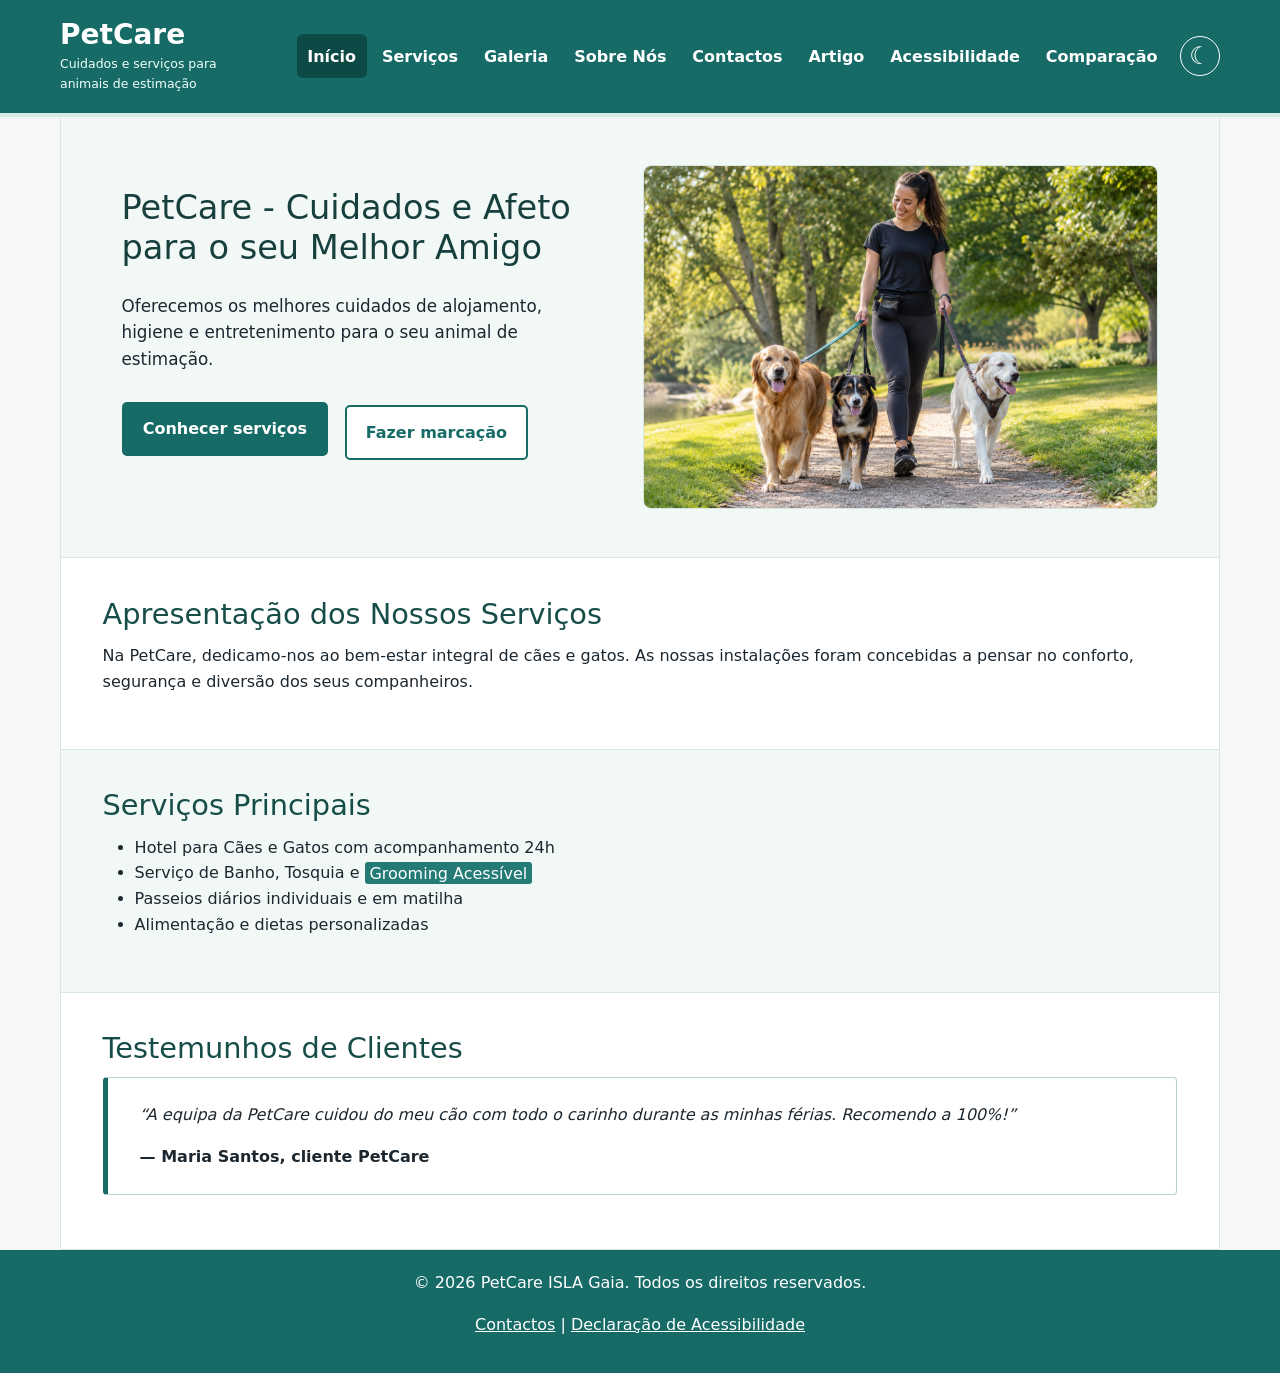
<file: index.html>
<!DOCTYPE html>

<html lang="pt">
    <head>
    <link rel="icon" href="data:,">
        <meta charset="utf-8">
        <meta content="width=device-width, initial-scale=1.0" name="viewport">
        <meta content="PetCare - Serviços de hotelaria, banhos, tosquias e passeios para cães e gatos em Vila Nova de Gaia." name="description">
        <title>Início - PetCare Vila Nova de Gaia</title>
        <!-- Bootstrap 5.3.8 -->
<link
    href="https://cdn.jsdelivr.net/npm/bootstrap@5.3.8/dist/css/bootstrap.min.css"
    rel="stylesheet">

<!-- CSS original do PetCare -->
<link href="style.css" rel="stylesheet">

<!-- Personalizações da E6 -->
<link href="bootstrap-custom.css" rel="stylesheet">
    <link rel="stylesheet" href="e8.css?v=7">
<script src="petcare.js?v=3" defer></script>
</head>
    <body>
        <header class="cabecalho-site">
            <div class="identidade-site">
                <p class="nome-site">PetCare</p>
                <p class="subtitulo-site">Cuidados e serviços para animais de estimação</p>
            </div>

<!-- Botão hambúrguer para dispositivos móveis -->
<button
    class="botao-menu"
    type="button"
    aria-label="Abrir menu de navegação"
    aria-expanded="false"
    aria-controls="menu-principal">
    ☰
</button>

<!-- Menu de navegação principal -->
<nav id="menu-principal" aria-label="Navegação principal">
    <ul>
        <li><a aria-current="page" href="index.html">Início</a></li>
        <li><a href="servicos.html">Serviços</a></li>
        <li><a href="galeria.html">Galeria</a></li>
        <li><a href="sobre.html">Sobre Nós</a></li>
        <li><a href="contactos.html">Contactos</a></li>
        <li><a href="artigo.html">Artigo</a></li>
        <li><a href="acessibilidade.html">Acessibilidade</a></li>
        <li><a href="comparacao.html">Comparação</a></li>
    </ul>
</nav>

        <button type="button" id="tema" aria-pressed="false" hidden>Versão noturna</button>
</header>
        <main class="pagina-inicial pagina-index">
            <section aria-labelledby="titulo-petcare" class="hero-pet">
                <div class="hero-conteudo">
                    <h1 id="titulo-petcare">PetCare - Cuidados e Afeto para o seu Melhor Amigo</h1>
                    <p class="hero-descricao">Oferecemos os melhores cuidados de alojamento, higiene e entretenimento para o seu animal de estimação.</p>
                    <p class="hero-acoes">
                        <a href="servicos.html" class="btn btn-primary">Conhecer serviços</a>
                        <a href="contactos.html">Fazer marcação</a>
                    </p>
                </div>
                <div class="hero-imagem">
                    <img alt="Três cães num passeio num parque verde" height="1024" src="imagens/hero-pet.png" width="1536">
                </div>
            </section>
            <section aria-labelledby="apresentacao">
                <h2 id="apresentacao">Apresentação dos Nossos Serviços</h2>
                <p>Na PetCare, dedicamo-nos ao bem-estar integral de cães e gatos. As nossas instalações foram concebidas a pensar no conforto, segurança e diversão dos seus companheiros.</p>
            </section>
            <section aria-labelledby="principais">
                <h2 id="principais">Serviços Principais</h2>
                <ul>
                    <li>Hotel para Cães e Gatos com acompanhamento 24h</li>
                    <li>Serviço de Banho, Tosquia e <mark>Grooming Acessível</mark></li>
                    <li>Passeios diários individuais e em matilha</li>
                    <li>Alimentação e dietas personalizadas</li>
                </ul>
            </section>
            <section aria-labelledby="testemunhos">
                <h2 id="testemunhos">Testemunhos de Clientes</h2>
                <blockquote class="testemunho-pet">
                    <p>“A equipa da PetCare cuidou do meu cão com todo o carinho durante as minhas férias. Recomendo a 100%!”</p>
                    <footer>— Maria Santos, cliente PetCare</footer>
                </blockquote>
            </section>
        </main>
        <footer>
            <p>© 2026 PetCare ISLA Gaia. Todos os direitos reservados.</p>
            <p>
                <a href="contactos.html">Contactos</a> |
                <a href="acessibilidade.html">Declaração de Acessibilidade</a>
            </p>
        </footer>
     




    </body>
</html>
</file>
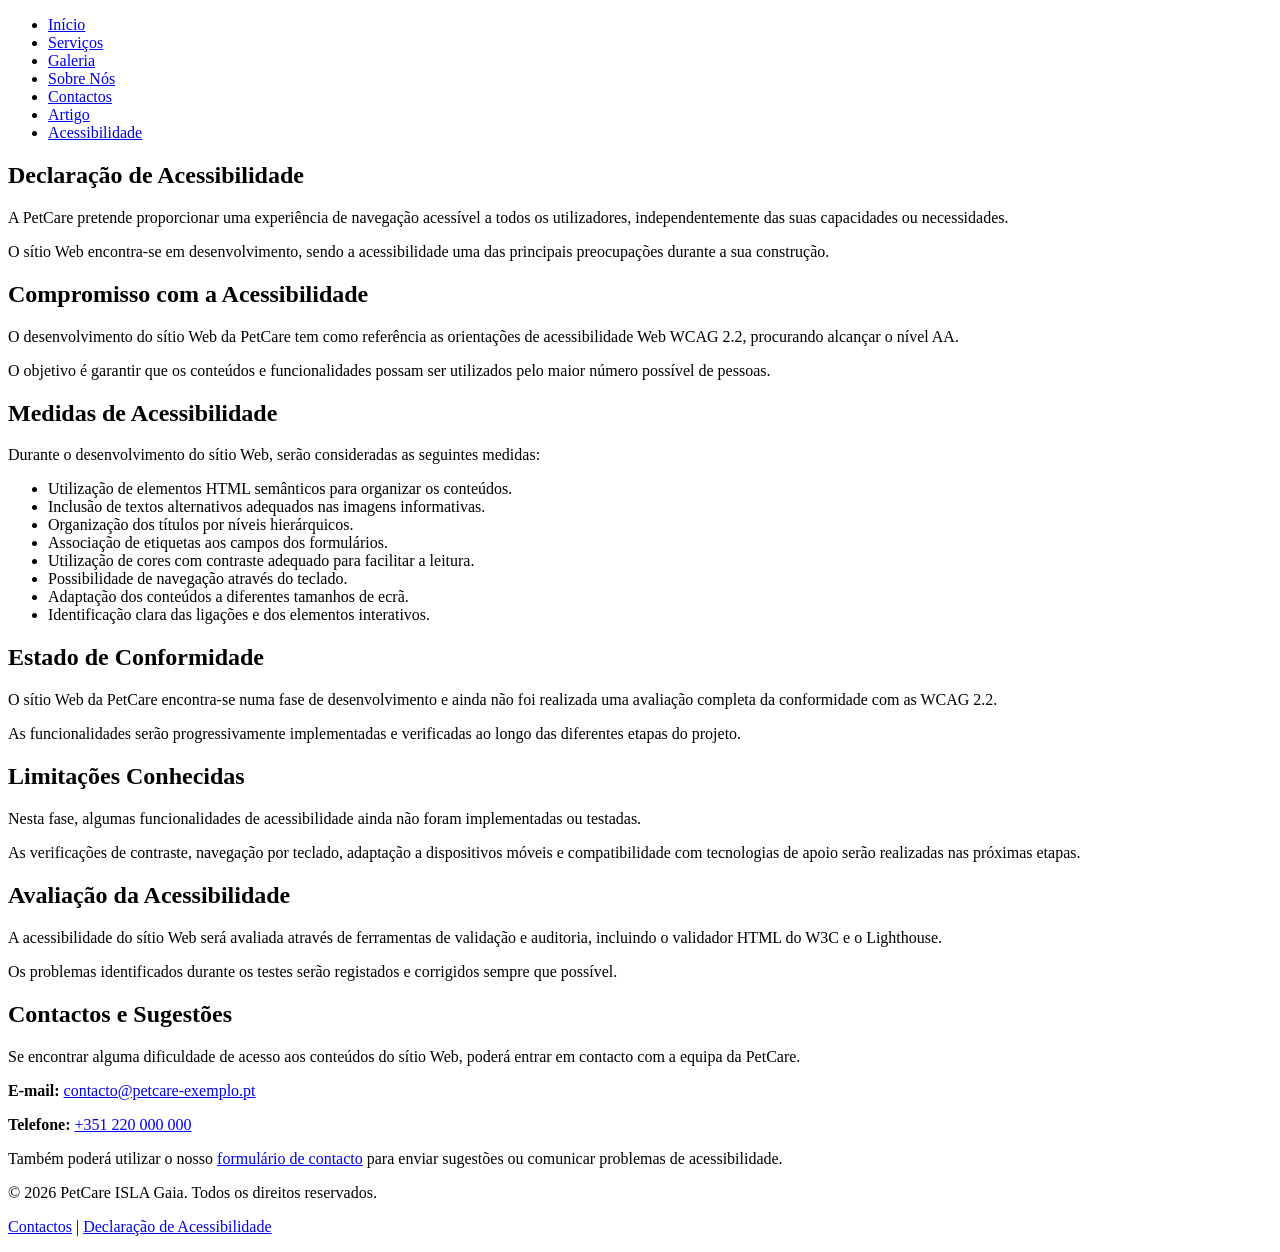
<file: Acessibiliade.html>
<!DOCTYPE html>
<html lang="pt">
<head>
  <meta charset="UTF-8">
  <meta name="viewport" content="width=device-width, initial-scale=1.0">
  <meta name="description" content="Consulte a declaração de acessibilidade do sítio Web da PetCare em Vila Nova de Gaia.">
  <title>Acessibilidade - PetCare Vila Nova de Gaia</title>
</head>
<body>


<header>
  <nav aria-label="Navegação principal">
    <ul>
      <li><a href="index.html">Início</a></li>
      <li><a href="servicos.html">Serviços</a></li>
      <li><a href="galeria.html">Galeria</a></li>
      <li><a href="sobre.html">Sobre Nós</a></li>
      <li><a href="contactos.html">Contactos</a></li>
      <li><a href="artigo.html">Artigo</a></li>
      <li><a href="acessibilidade.html">Acessibilidade</a></li>
    </ul>
  </nav>
</header>

  <main>
    <section>
      <h1>Declaração de Acessibilidade</h1>
      <p>A PetCare pretende proporcionar uma experiência de navegação acessível a todos os utilizadores, independentemente das suas capacidades ou necessidades.</p>
      <p>O sítio Web encontra-se em desenvolvimento, sendo a acessibilidade uma das principais preocupações durante a sua construção.</p>
    </section>

    <section>
      <h2>Compromisso com a Acessibilidade</h2>
      <p>O desenvolvimento do sítio Web da PetCare tem como referência as orientações de acessibilidade Web WCAG 2.2, procurando alcançar o nível AA.</p>
      <p>O objetivo é garantir que os conteúdos e funcionalidades possam ser utilizados pelo maior número possível de pessoas.</p>
    </section>

    <section>
      <h2>Medidas de Acessibilidade</h2>
      <p>Durante o desenvolvimento do sítio Web, serão consideradas as seguintes medidas:</p>

      <ul>
        <li>Utilização de elementos HTML semânticos para organizar os conteúdos.</li>
        <li>Inclusão de textos alternativos adequados nas imagens informativas.</li>
        <li>Organização dos títulos por níveis hierárquicos.</li>
        <li>Associação de etiquetas aos campos dos formulários.</li>
        <li>Utilização de cores com contraste adequado para facilitar a leitura.</li>
        <li>Possibilidade de navegação através do teclado.</li>
        <li>Adaptação dos conteúdos a diferentes tamanhos de ecrã.</li>
        <li>Identificação clara das ligações e dos elementos interativos.</li>
      </ul>
    </section>

    <section>
      <h2>Estado de Conformidade</h2>
      <p>O sítio Web da PetCare encontra-se numa fase de desenvolvimento e ainda não foi realizada uma avaliação completa da conformidade com as WCAG 2.2.</p>
      <p>As funcionalidades serão progressivamente implementadas e verificadas ao longo das diferentes etapas do projeto.</p>
    </section>

    <section>
      <h2>Limitações Conhecidas</h2>
      <p>Nesta fase, algumas funcionalidades de acessibilidade ainda não foram implementadas ou testadas.</p>
      <p>As verificações de contraste, navegação por teclado, adaptação a dispositivos móveis e compatibilidade com tecnologias de apoio serão realizadas nas próximas etapas.</p>
    </section>

    <section>
      <h2>Avaliação da Acessibilidade</h2>
      <p>A acessibilidade do sítio Web será avaliada através de ferramentas de validação e auditoria, incluindo o validador HTML do W3C e o Lighthouse.</p>
      <p>Os problemas identificados durante os testes serão registados e corrigidos sempre que possível.</p>
    </section>

    <section>
      <h2>Contactos e Sugestões</h2>
      <p>Se encontrar alguma dificuldade de acesso aos conteúdos do sítio Web, poderá entrar em contacto com a equipa da PetCare.</p>
      <p><strong>E-mail:</strong> <a href="mailto:contacto@petcare-exemplo.pt">contacto@petcare-exemplo.pt</a></p>
      <p><strong>Telefone:</strong> <a href="tel:+351220000000">+351 220 000 000</a></p>
      <p>Também poderá utilizar o nosso <a href="contactos.html">formulário de contacto</a> para enviar sugestões ou comunicar problemas de acessibilidade.</p>
    </section>

  </main>


<footer>
  <p>&copy; 2026 PetCare ISLA Gaia. Todos os direitos reservados.</p>
  <p>
    <a href="contactos.html">Contactos</a> |
    <a href="acessibilidade.html">Declaração de Acessibilidade</a>
  </p>
</footer>


</body>
</html>
</file>
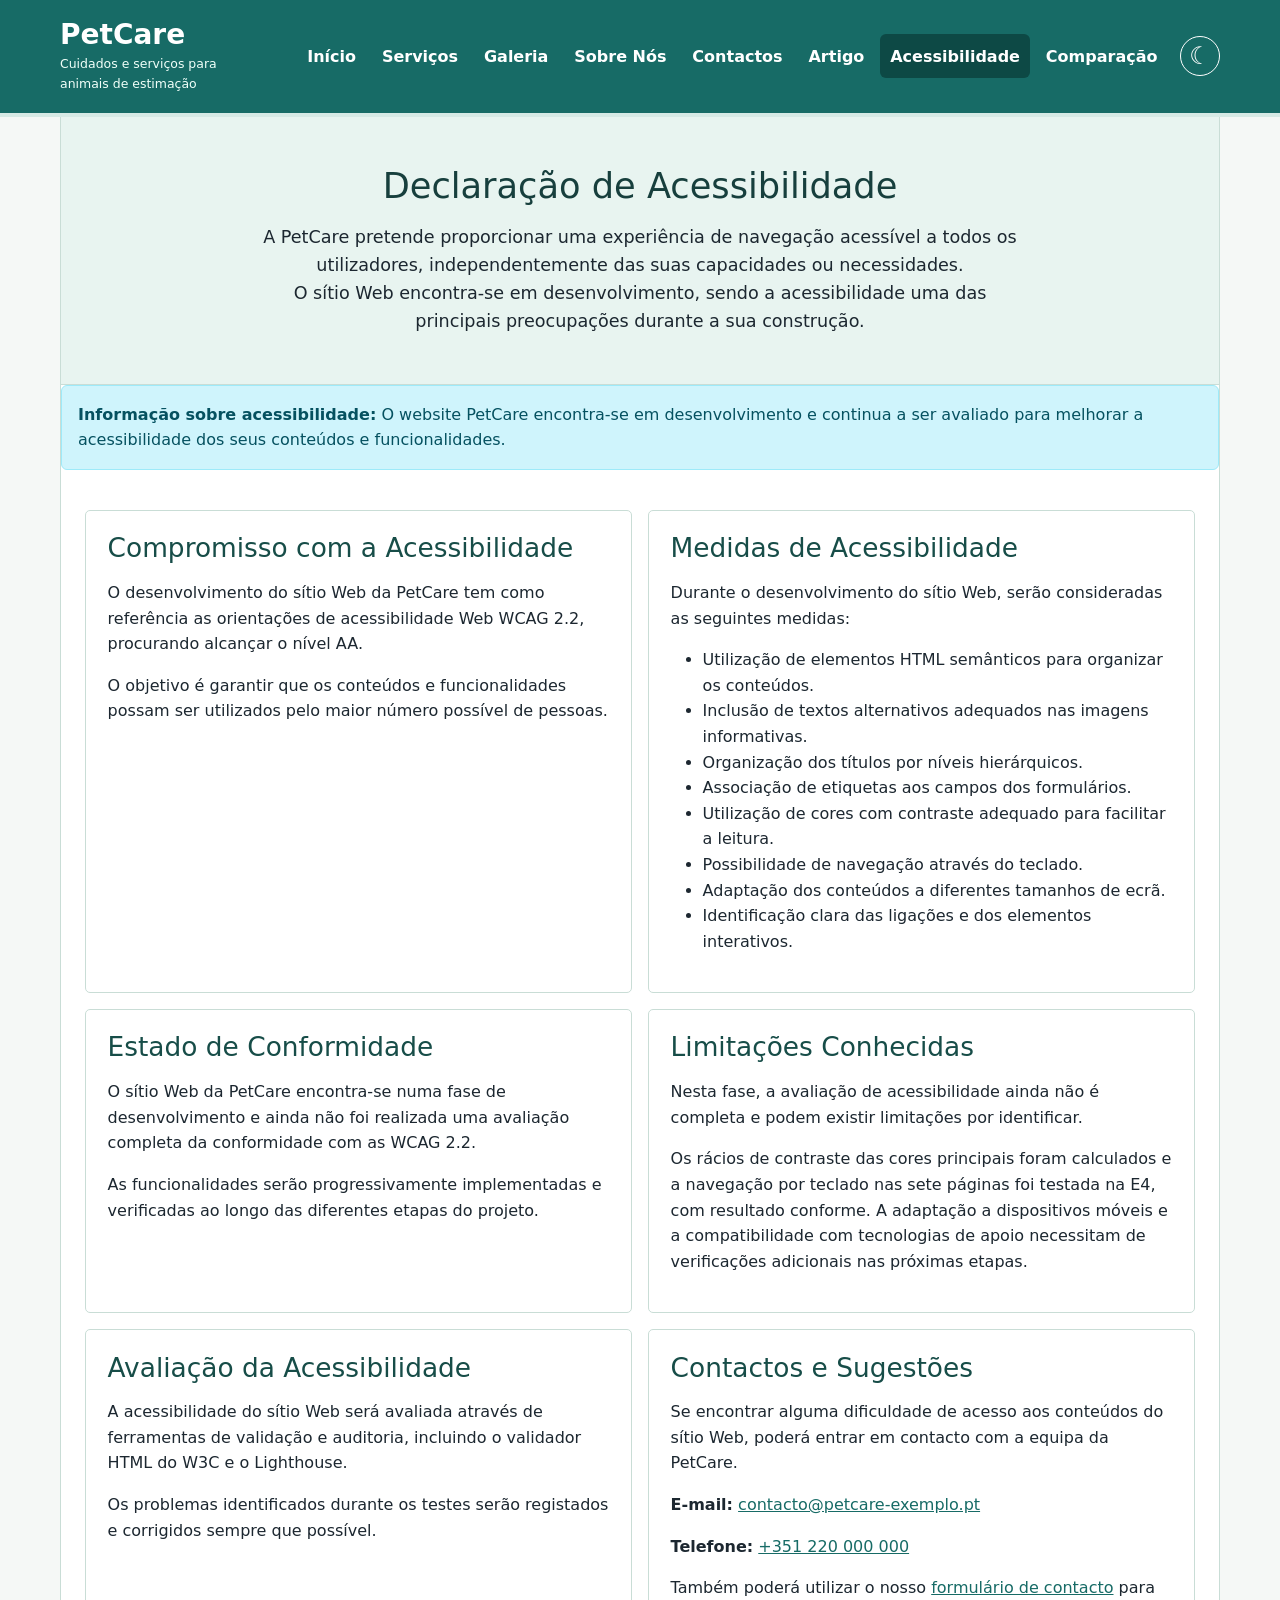
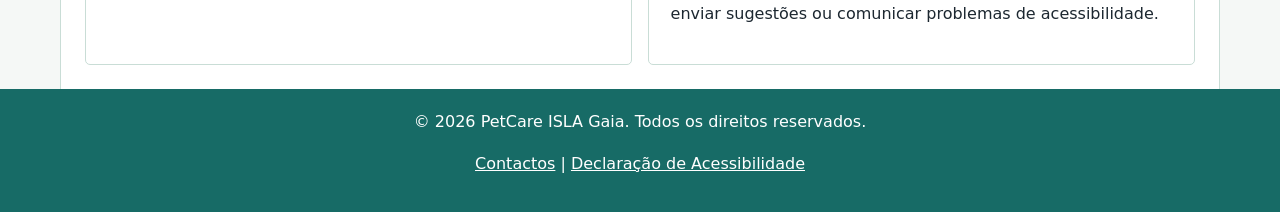
<file: acessibilidade.html>
<!DOCTYPE html>

<html lang="pt">
    <head>
    <link rel="icon" href="data:,">
        <meta charset="utf-8">
        <meta content="width=device-width, initial-scale=1.0" name="viewport">
        <meta content="Consulte a declaração de acessibilidade do sítio Web da PetCare em Vila Nova de Gaia." name="description">
        <title>Acessibilidade - PetCare Vila Nova de Gaia</title>
            <!-- Bootstrap 5.3.8 -->
    <link
        href="https://cdn.jsdelivr.net/npm/bootstrap@5.3.8/dist/css/bootstrap.min.css"
        rel="stylesheet">
    
    <!-- CSS original do PetCare -->
    <link href="style.css" rel="stylesheet">
    
    <!-- Personalizações da E6 -->
    <link href="bootstrap-custom.css" rel="stylesheet">
        <link rel="stylesheet" href="e8.css?v=7">
<script src="petcare.js?v=3" defer></script>
</head>
        <body>
            <header class="cabecalho-site">
                <div class="identidade-site">
                    <p class="nome-site">PetCare</p>
                    <p class="subtitulo-site">Cuidados e serviços para animais de estimação</p>
                </div>
            
    <!-- Botão hambúrguer para dispositivos móveis -->
    <button
        class="botao-menu"
        type="button"
        aria-label="Abrir menu de navegação"
        aria-expanded="false"
        aria-controls="menu-principal">
        ☰
    </button>
    
    <!-- Menu de navegação principal -->
    <nav id="menu-principal" aria-label="Navegação principal">
        <ul>
            <li><a href="index.html">Início</a></li>
            <li><a href="servicos.html">Serviços</a></li>
            <li><a href="galeria.html">Galeria</a></li>
            <li><a href="sobre.html">Sobre Nós</a></li>
            <li><a href="contactos.html">Contactos</a></li>
            <li><a href="artigo.html">Artigo</a></li>
            <li><a aria-current="page" href="acessibilidade.html">Acessibilidade</a></li>
            <li><a href="comparacao.html">Comparação</a></li>
        </ul>
    </nav>

        <button type="button" id="tema" aria-pressed="false" hidden>Versão noturna</button>
</header>
        <main class="pagina-acessibilidade">
            <section class="cabecalho-pagina">
                <h1>Declaração de Acessibilidade</h1>
                <p>A PetCare pretende proporcionar uma experiência de navegação acessível a todos os utilizadores, independentemente das suas capacidades ou necessidades.</p>
                <p>O sítio Web encontra-se em desenvolvimento, sendo a acessibilidade uma das principais preocupações durante a sua construção.</p>
            </section>
                    <!-- E6 - Componente Alert do Bootstrap -->
        <div class="alert alert-info" role="status">
            <strong>Informação sobre acessibilidade:</strong>
            O website PetCare encontra-se em desenvolvimento e
            continua a ser avaliado para melhorar a acessibilidade
            dos seus conteúdos e funcionalidades.
        </div>
            <div class="cartoes-acessibilidade">
                <section class="cartao-acessibilidade">
                    <h2>Compromisso com a Acessibilidade</h2>
                    <p>O desenvolvimento do sítio Web da PetCare tem como referência as orientações de acessibilidade Web WCAG 2.2, procurando alcançar o nível AA.</p>
                    <p>O objetivo é garantir que os conteúdos e funcionalidades possam ser utilizados pelo maior número possível de pessoas.</p>
                </section>
                <section class="cartao-acessibilidade">
                    <h2>Medidas de Acessibilidade</h2>
                    <p>Durante o desenvolvimento do sítio Web, serão consideradas as seguintes medidas:</p>
                    <ul>
                        <li>Utilização de elementos HTML semânticos para organizar os conteúdos.</li>
                        <li>Inclusão de textos alternativos adequados nas imagens informativas.</li>
                        <li>Organização dos títulos por níveis hierárquicos.</li>
                        <li>Associação de etiquetas aos campos dos formulários.</li>
                        <li>Utilização de cores com contraste adequado para facilitar a leitura.</li>
                        <li>Possibilidade de navegação através do teclado.</li>
                        <li>Adaptação dos conteúdos a diferentes tamanhos de ecrã.</li>
                        <li>Identificação clara das ligações e dos elementos interativos.</li>
                    </ul>
                </section>
                <section class="cartao-acessibilidade">
                    <h2>Estado de Conformidade</h2>
                    <p>O sítio Web da PetCare encontra-se numa fase de desenvolvimento e ainda não foi realizada uma avaliação completa da conformidade com as WCAG 2.2.</p>
                    <p>As funcionalidades serão progressivamente implementadas e verificadas ao longo das diferentes etapas do projeto.</p>
                </section>
                <section class="cartao-acessibilidade">
                    <h2>Limitações Conhecidas</h2>
                    <p>Nesta fase, a avaliação de acessibilidade ainda não é completa e podem existir limitações por identificar.</p>
                    <p>
                        Os rácios de contraste das cores principais foram calculados e a navegação por teclado nas sete páginas foi testada na E4, com resultado conforme. A adaptação a dispositivos móveis e a compatibilidade com tecnologias de apoio necessitam de verificações adicionais nas próximas etapas.
                    </p>
                </section>
                <section class="cartao-acessibilidade">
                    <h2>Avaliação da Acessibilidade</h2>
                    <p>A acessibilidade do sítio Web será avaliada através de ferramentas de validação e auditoria, incluindo o validador HTML do W3C e o Lighthouse.</p>
                    <p>Os problemas identificados durante os testes serão registados e corrigidos sempre que possível.</p>
                </section>
                <section class="cartao-acessibilidade">
                    <h2>Contactos e Sugestões</h2>
                    <p>Se encontrar alguma dificuldade de acesso aos conteúdos do sítio Web, poderá entrar em contacto com a equipa da PetCare.</p>
                    <p> <strong>E-mail:</strong> <a href="mailto:contacto@petcare-exemplo.pt">contacto@petcare-exemplo.pt</a> </p>
                    <p> <strong>Telefone:</strong> <a href="tel:+351220000000">+351 220 000 000</a> </p>
                    <p>
                        Também poderá utilizar o nosso
                        <a href="contactos.html">formulário de contacto</a>
                        para enviar sugestões ou comunicar problemas de acessibilidade.
                    </p>
                </section>
            </div>
        </main>
        <footer>
            <p>© 2026 PetCare ISLA Gaia. Todos os direitos reservados.</p>
            <p> <a href="contactos.html">Contactos</a> | <a href="acessibilidade.html">Declaração de Acessibilidade</a> </p>
        </footer>
        


    </body>
</html>
</file>
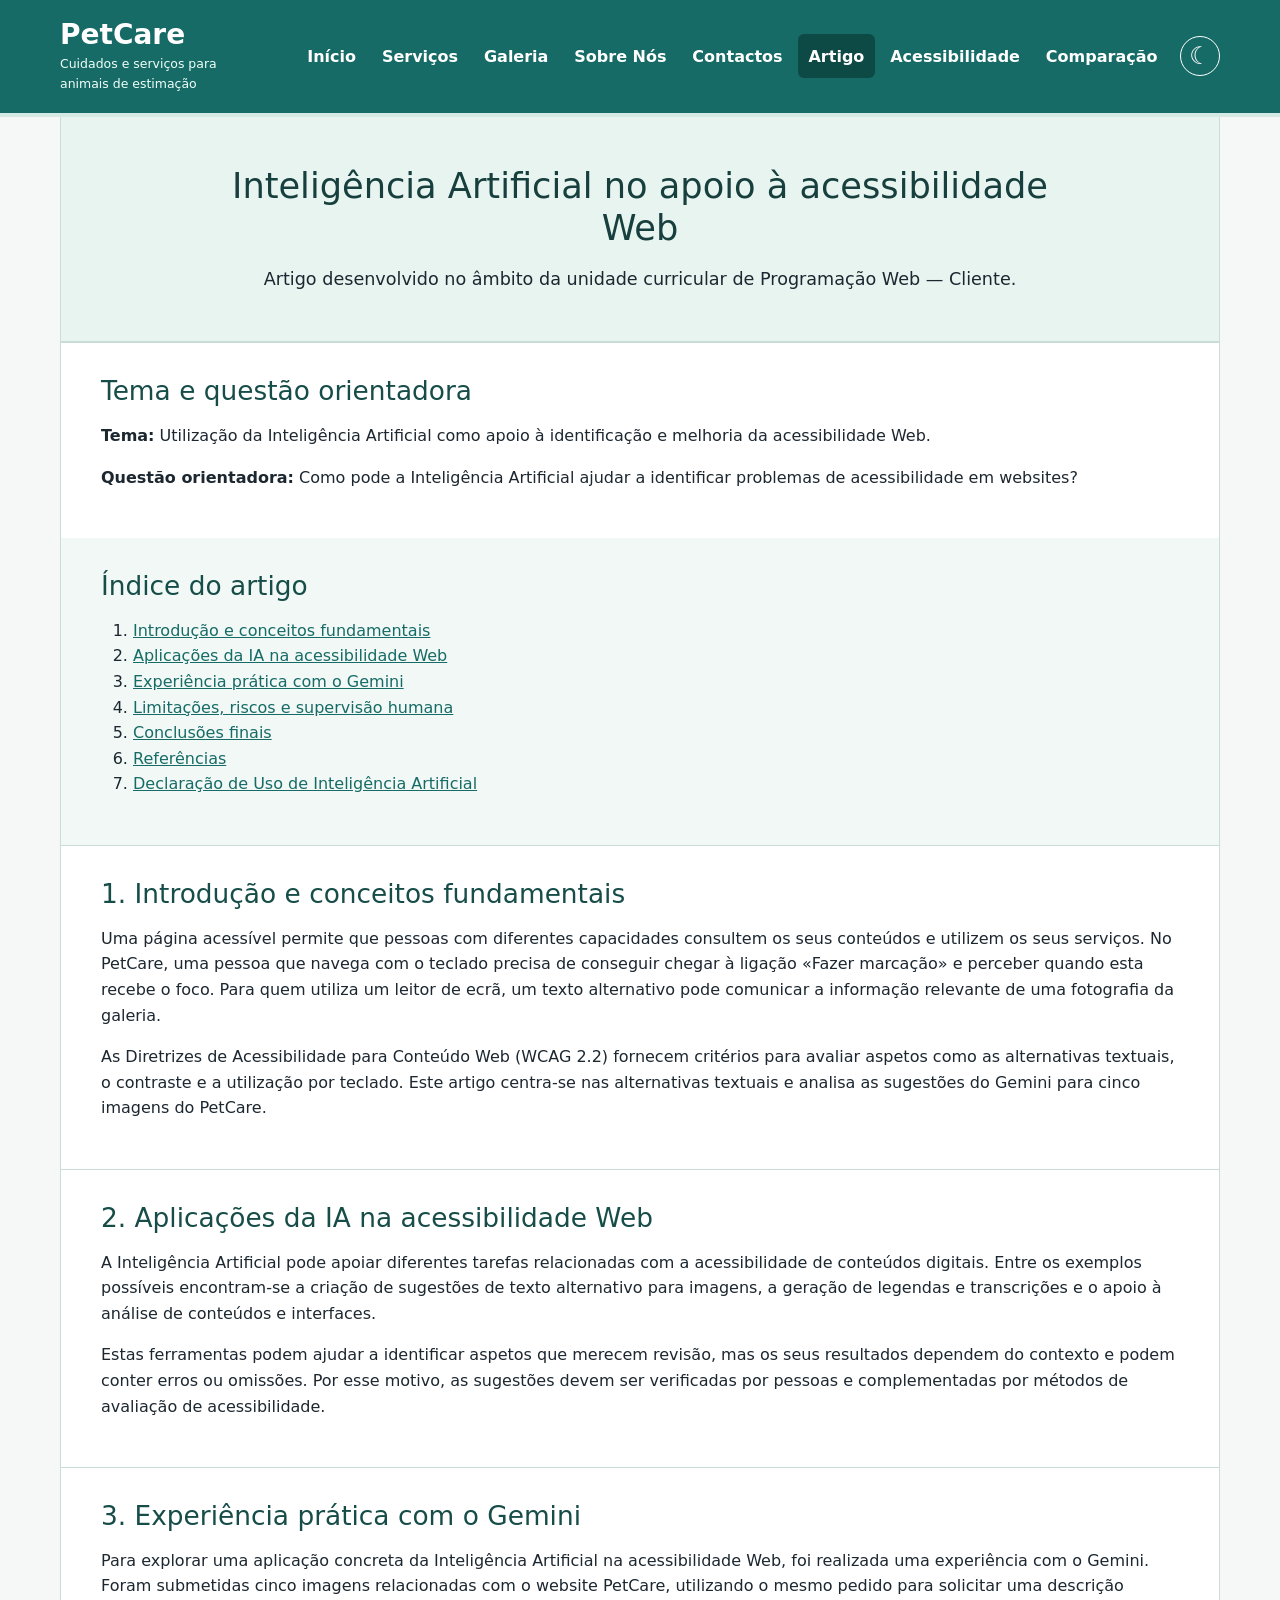
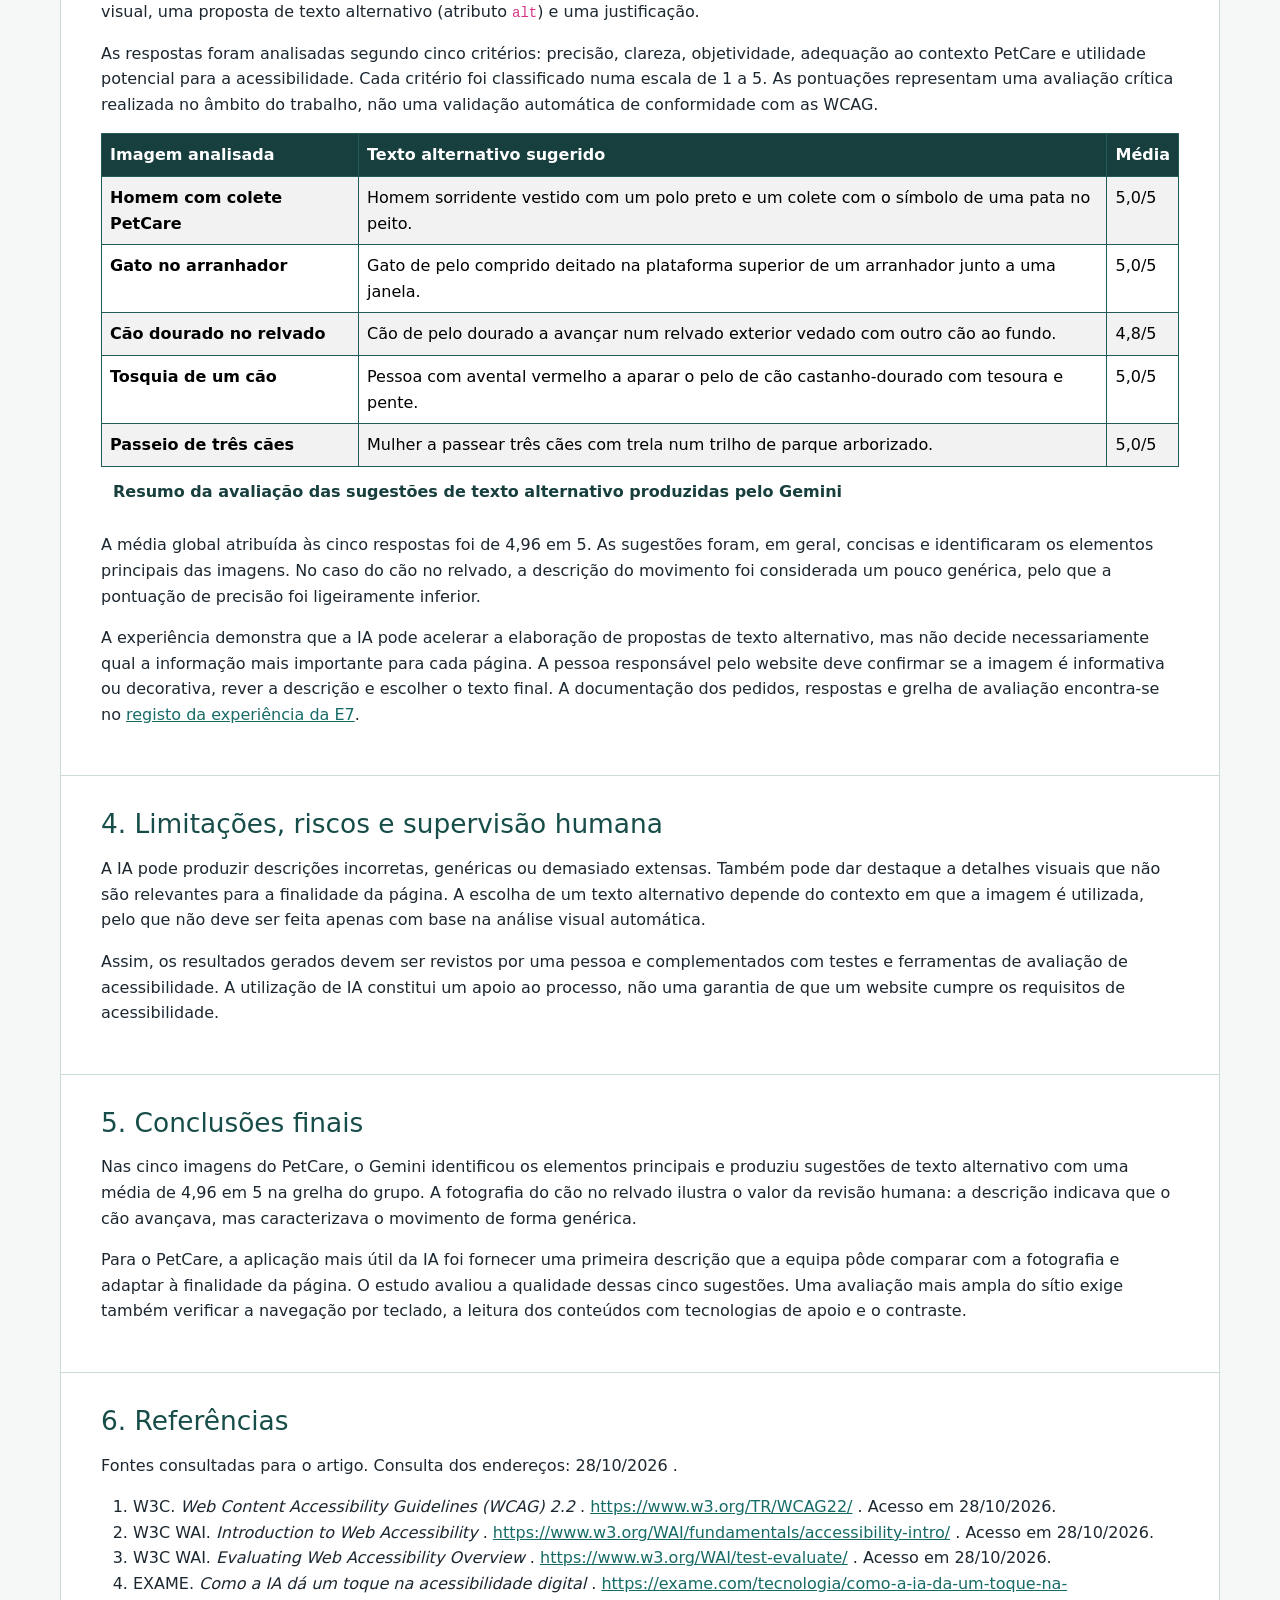
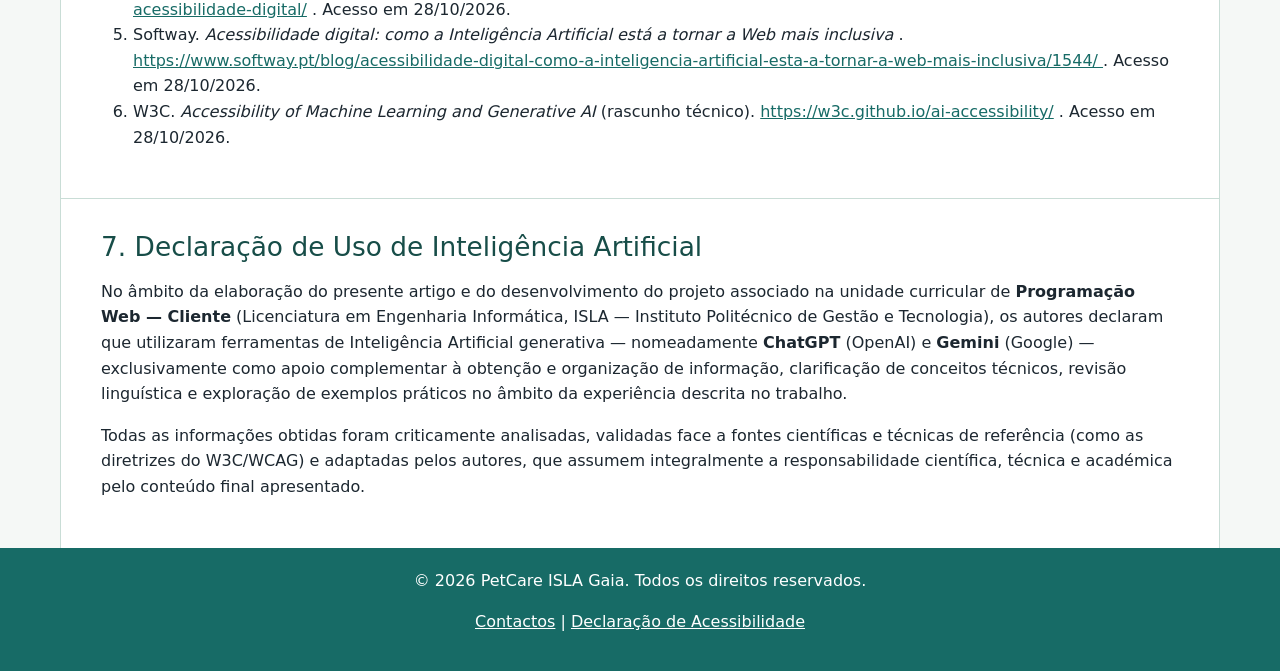
<file: artigo.html>
<!DOCTYPE html>

<html lang="pt">
    <head>
    <link rel="icon" href="data:,">
        <meta charset="utf-8">
        <meta content="width=device-width, initial-scale=1.0" name="viewport">
        <meta content="Artigo da PetCare sobre os contributos da Inteligência Artificial para a acessibilidade Web." name="description">
        <title>Artigo - PetCare Vila Nova de Gaia</title>
        <!-- Bootstrap 5.3.8 -->
        <link href="https://cdn.jsdelivr.net/npm/bootstrap@5.3.8/dist/css/bootstrap.min.css" rel="stylesheet">
        <!-- CSS original do PetCare -->
        <link href="style.css" rel="stylesheet">
        <!-- Personalizações do projeto -->
        <link href="bootstrap-custom.css" rel="stylesheet">
    <link rel="stylesheet" href="e8.css?v=7">
<script src="petcare.js?v=3" defer></script>
</head>
    <body>
        <header class="cabecalho-site">
            <div class="identidade-site">
                <p class="nome-site">PetCare</p>
                <p class="subtitulo-site">Cuidados e serviços para animais de estimação</p>
            </div>
            
            <button
                class="botao-menu"
                type="button"
                aria-label="Abrir menu de navegação"
                aria-expanded="false"
                aria-controls="menu-principal">
                ☰
            </button>

   
           <nav id="menu-principal" aria-label="Navegação principal">
                <ul>
                    <li><a href="index.html">Início</a></li>
                    <li><a href="servicos.html">Serviços</a></li>
                    <li><a href="galeria.html">Galeria</a></li>
                    <li><a href="sobre.html">Sobre Nós</a></li>
                    <li><a href="contactos.html">Contactos</a></li>
                    <li><a aria-current="page" href="artigo.html">Artigo</a></li>
                    <li><a href="acessibilidade.html">Acessibilidade</a></li>
                    <li><a href="comparacao.html">Comparação</a></li>
                </ul>
            </nav>
        <button type="button" id="tema" aria-pressed="false" hidden>Versão noturna</button>
</header>
        <main class="pagina-artigo">
            <article>
                <header class="cabecalho-pagina">
                    <h1>Inteligência Artificial no apoio à acessibilidade Web</h1>
                    <p>Artigo desenvolvido no âmbito da unidade curricular de Programação Web — Cliente.</p>
                </header>
                <section aria-labelledby="tema-artigo">
                    <h2 id="tema-artigo">Tema e questão orientadora</h2>
                    <p><strong>Tema:</strong> Utilização da Inteligência Artificial como apoio à identificação e melhoria da acessibilidade Web.</p>
                    <p>
                        <strong>Questão orientadora:</strong>
                        Como pode a Inteligência Artificial ajudar a identificar problemas de acessibilidade em websites?
                    </p>
                </section>
                <nav aria-label="Índice do artigo">
                    <h2>Índice do artigo</h2>
                    <ol>
                        <li><a href="#introducao">Introdução e conceitos fundamentais</a></li>
                        <li><a href="#aplicacoes">Aplicações da IA na acessibilidade Web</a></li>
                        <li><a href="#experiencia-ia">Experiência prática com o Gemini</a></li>
                        <li><a href="#limites">Limitações, riscos e supervisão humana</a></li>
                        <li><a href="#conclusoes">Conclusões finais</a></li>
                        <li><a href="#referencias">Referências</a></li>
                        <li><a href="#declaracao-ia">Declaração de Uso de Inteligência Artificial</a></li>
                    </ol>
                </nav>
                <section id="introducao">
                    <h2>1. Introdução e conceitos fundamentais</h2>
                    <p>Uma página acessível permite que pessoas com diferentes capacidades consultem os seus conteúdos e utilizem os seus serviços. No PetCare, uma pessoa que navega com o teclado precisa de conseguir chegar à ligação «Fazer marcação» e perceber quando esta recebe o foco. Para quem utiliza um leitor de ecrã, um texto alternativo pode comunicar a informação relevante de uma fotografia da galeria.</p>
                    <p>As Diretrizes de Acessibilidade para Conteúdo Web (WCAG 2.2) fornecem critérios para avaliar aspetos como as alternativas textuais, o contraste e a utilização por teclado. Este artigo centra-se nas alternativas textuais e analisa as sugestões do Gemini para cinco imagens do PetCare.</p>
                </section>
                <section id="aplicacoes">
                    <h2>2. Aplicações da IA na acessibilidade Web</h2>
                    <p>A Inteligência Artificial pode apoiar diferentes tarefas relacionadas com a acessibilidade de conteúdos digitais. Entre os exemplos possíveis encontram-se a criação de sugestões de texto alternativo para imagens, a geração de legendas e transcrições e o apoio à análise de conteúdos e interfaces.</p>
                    <p>Estas ferramentas podem ajudar a identificar aspetos que merecem revisão, mas os seus resultados dependem do contexto e podem conter erros ou omissões. Por esse motivo, as sugestões devem ser verificadas por pessoas e complementadas por métodos de avaliação de acessibilidade.</p>
                </section>
                <section id="experiencia-ia" aria-labelledby="titulo-experiencia-ia">
                    <h2 id="titulo-experiencia-ia">3. Experiência prática com o Gemini</h2>
                    <p>Para explorar uma aplicação concreta da Inteligência Artificial na acessibilidade Web, foi realizada uma experiência com o Gemini. Foram submetidas cinco imagens relacionadas com o website PetCare, utilizando o mesmo pedido para solicitar uma descrição visual, uma proposta de texto alternativo (atributo <code>alt</code>) e uma justificação.</p>
                    <p>As respostas foram analisadas segundo cinco critérios: precisão, clareza, objetividade, adequação ao contexto PetCare e utilidade potencial para a acessibilidade. Cada critério foi classificado numa escala de 1 a 5. As pontuações representam uma avaliação crítica realizada no âmbito do trabalho, não uma validação automática de conformidade com as WCAG.</p>
                    <div class="tabela-responsiva">
                        <table class="table table-striped">
                            <caption>Resumo da avaliação das sugestões de texto alternativo produzidas pelo Gemini</caption>
                            <thead>
                                <tr>
                                    <th scope="col">Imagem analisada</th>
                                    <th scope="col">Texto alternativo sugerido</th>
                                    <th scope="col">Média</th>
                                </tr>
                            </thead>
                            <tbody>
                                <tr>
                                    <th scope="row">Homem com colete PetCare</th>
                                    <td>Homem sorridente vestido com um polo preto e um colete com o símbolo de uma pata no peito.</td>
                                    <td>5,0/5</td>
                                </tr>
                                <tr>
                                    <th scope="row">Gato no arranhador</th>
                                    <td>Gato de pelo comprido deitado na plataforma superior de um arranhador junto a uma janela.</td>
                                    <td>5,0/5</td>
                                </tr>
                                <tr>
                                    <th scope="row">Cão dourado no relvado</th>
                                    <td>Cão de pelo dourado a avançar num relvado exterior vedado com outro cão ao fundo.</td>
                                    <td>4,8/5</td>
                                </tr>
                                <tr>
                                    <th scope="row">Tosquia de um cão</th>
                                    <td>Pessoa com avental vermelho a aparar o pelo de cão castanho-dourado com tesoura e pente.</td>
                                    <td>5,0/5</td>
                                </tr>
                                <tr>
                                    <th scope="row">Passeio de três cães</th>
                                    <td>Mulher a passear três cães com trela num trilho de parque arborizado.</td>
                                    <td>5,0/5</td>
                                </tr>
                            </tbody>
                        </table>
                    </div>
                    <p>A média global atribuída às cinco respostas foi de 4,96 em 5. As sugestões foram, em geral, concisas e identificaram os elementos principais das imagens. No caso do cão no relvado, a descrição do movimento foi considerada um pouco genérica, pelo que a pontuação de precisão foi ligeiramente inferior.</p>
                    <p>A experiência demonstra que a IA pode acelerar a elaboração de propostas de texto alternativo, mas não decide necessariamente qual a informação mais importante para cada página. A pessoa responsável pelo website deve confirmar se a imagem é informativa ou decorativa, rever a descrição e escolher o texto final. A documentação dos pedidos, respostas e grelha de avaliação encontra-se no <a href="docs/E7/experiencia-ia/relat%C3%B3rio-experiencia-ia.md">registo da experiência da E7</a>.</p>
                </section>
                <section id="limites">
                    <h2>4. Limitações, riscos e supervisão humana</h2>
                    <p>A IA pode produzir descrições incorretas, genéricas ou demasiado extensas. Também pode dar destaque a detalhes visuais que não são relevantes para a finalidade da página. A escolha de um texto alternativo depende do contexto em que a imagem é utilizada, pelo que não deve ser feita apenas com base na análise visual automática.</p>
                    <p>Assim, os resultados gerados devem ser revistos por uma pessoa e complementados com testes e ferramentas de avaliação de acessibilidade. A utilização de IA constitui um apoio ao processo, não uma garantia de que um website cumpre os requisitos de acessibilidade.</p>
                </section>
                <section id="conclusoes">
                    <h2>5. Conclusões finais</h2>
                    <p>Nas cinco imagens do PetCare, o Gemini identificou os elementos principais e produziu sugestões de texto alternativo com uma média de 4,96 em 5 na grelha do grupo. A fotografia do cão no relvado ilustra o valor da revisão humana: a descrição indicava que o cão avançava, mas caracterizava o movimento de forma genérica.</p>
                    <p>Para o PetCare, a aplicação mais útil da IA foi fornecer uma primeira descrição que a equipa pôde comparar com a fotografia e adaptar à finalidade da página. O estudo avaliou a qualidade dessas cinco sugestões. Uma avaliação mais ampla do sítio exige também verificar a navegação por teclado, a leitura dos conteúdos com tecnologias de apoio e o contraste.</p>
                </section>
                <section id="referencias">
                    <h2>6. Referências</h2>
                    <p> Fontes consultadas para o artigo. Consulta dos endereços: <time datetime="2026-10-28">28/10/2026</time> . </p>
                    <ol>
                        <li>
                            W3C.
                            <cite>Web Content Accessibility Guidelines (WCAG) 2.2</cite>
                            .
                            <a href="https://www.w3.org/TR/WCAG22/">https://www.w3.org/TR/WCAG22/</a>
                            . Acesso em 28/10/2026.
                        </li>
                        <li>
                            W3C WAI.
                            <cite>Introduction to Web Accessibility</cite>
                            .
                            <a href="https://www.w3.org/WAI/fundamentals/accessibility-intro/">https://www.w3.org/WAI/fundamentals/accessibility-intro/</a>
                            . Acesso em 28/10/2026.
                        </li>
                        <li>
                            W3C WAI.
                            <cite>Evaluating Web Accessibility Overview</cite>
                            .
                            <a href="https://www.w3.org/WAI/test-evaluate/">https://www.w3.org/WAI/test-evaluate/</a>
                            . Acesso em 28/10/2026.
                        </li>
                        <li>
                            EXAME.
                            <cite>Como a IA dá um toque na acessibilidade digital</cite>
                            .
                            <a href="https://exame.com/tecnologia/como-a-ia-da-um-toque-na-acessibilidade-digital/">https://exame.com/tecnologia/como-a-ia-da-um-toque-na-acessibilidade-digital/</a>
                            . Acesso em 28/10/2026.
                        </li>
                        <li>
                            Softway.
                            <cite>Acessibilidade digital: como a Inteligência Artificial está a tornar a Web mais inclusiva</cite>
                            .
                            <a href="https://www.softway.pt/blog/acessibilidade-digital-como-a-inteligencia-artificial-esta-a-tornar-a-web-mais-inclusiva/1544/">
                                https://www.softway.pt/blog/acessibilidade-digital-como-a-inteligencia-artificial-esta-a-tornar-a-web-mais-inclusiva/1544/
                            </a>
                            . Acesso em 28/10/2026.
                        </li>
                        <li>
                            W3C.
                            <cite>Accessibility of Machine Learning and Generative AI</cite>
                            (rascunho técnico).
                            <a href="https://w3c.github.io/ai-accessibility/">https://w3c.github.io/ai-accessibility/</a>
                            . Acesso em 28/10/2026.
                        </li>
                    </ol>
                </section>
            <section id="declaracao-ia">
            <h2>7. Declaração de Uso de Inteligência Artificial</h2>

            <p>
                No âmbito da elaboração do presente artigo e do desenvolvimento 
                do projeto associado na unidade curricular de 
                <strong>Programação Web — Cliente</strong> (Licenciatura em 
                Engenharia Informática, ISLA — Instituto Politécnico de Gestão 
                e Tecnologia), os autores declaram que utilizaram ferramentas 
                de Inteligência Artificial generativa — nomeadamente 
                <strong>ChatGPT</strong> (OpenAI) e <strong>Gemini</strong> 
                (Google) — exclusivamente como apoio complementar à obtenção 
                e organização de informação, clarificação de conceitos técnicos, 
                revisão linguística e exploração de exemplos práticos no âmbito 
                da experiência descrita no trabalho.
            </p>

            <p>
                Todas as informações obtidas foram criticamente analisadas, 
                validadas face a fontes científicas e técnicas de referência 
                (como as diretrizes do W3C/WCAG) e adaptadas pelos autores, 
                que assumem integralmente a responsabilidade científica, técnica 
                e académica pelo conteúdo final apresentado.
            </p>
        </section>
            </article>
        </main>
        <footer>
            <p>© 2026 PetCare ISLA Gaia. Todos os direitos reservados.</p>
            <p> <a href="contactos.html">Contactos</a> | <a href="acessibilidade.html">Declaração de Acessibilidade</a> </p>
        </footer>

        
    </body>
</html>
</file>
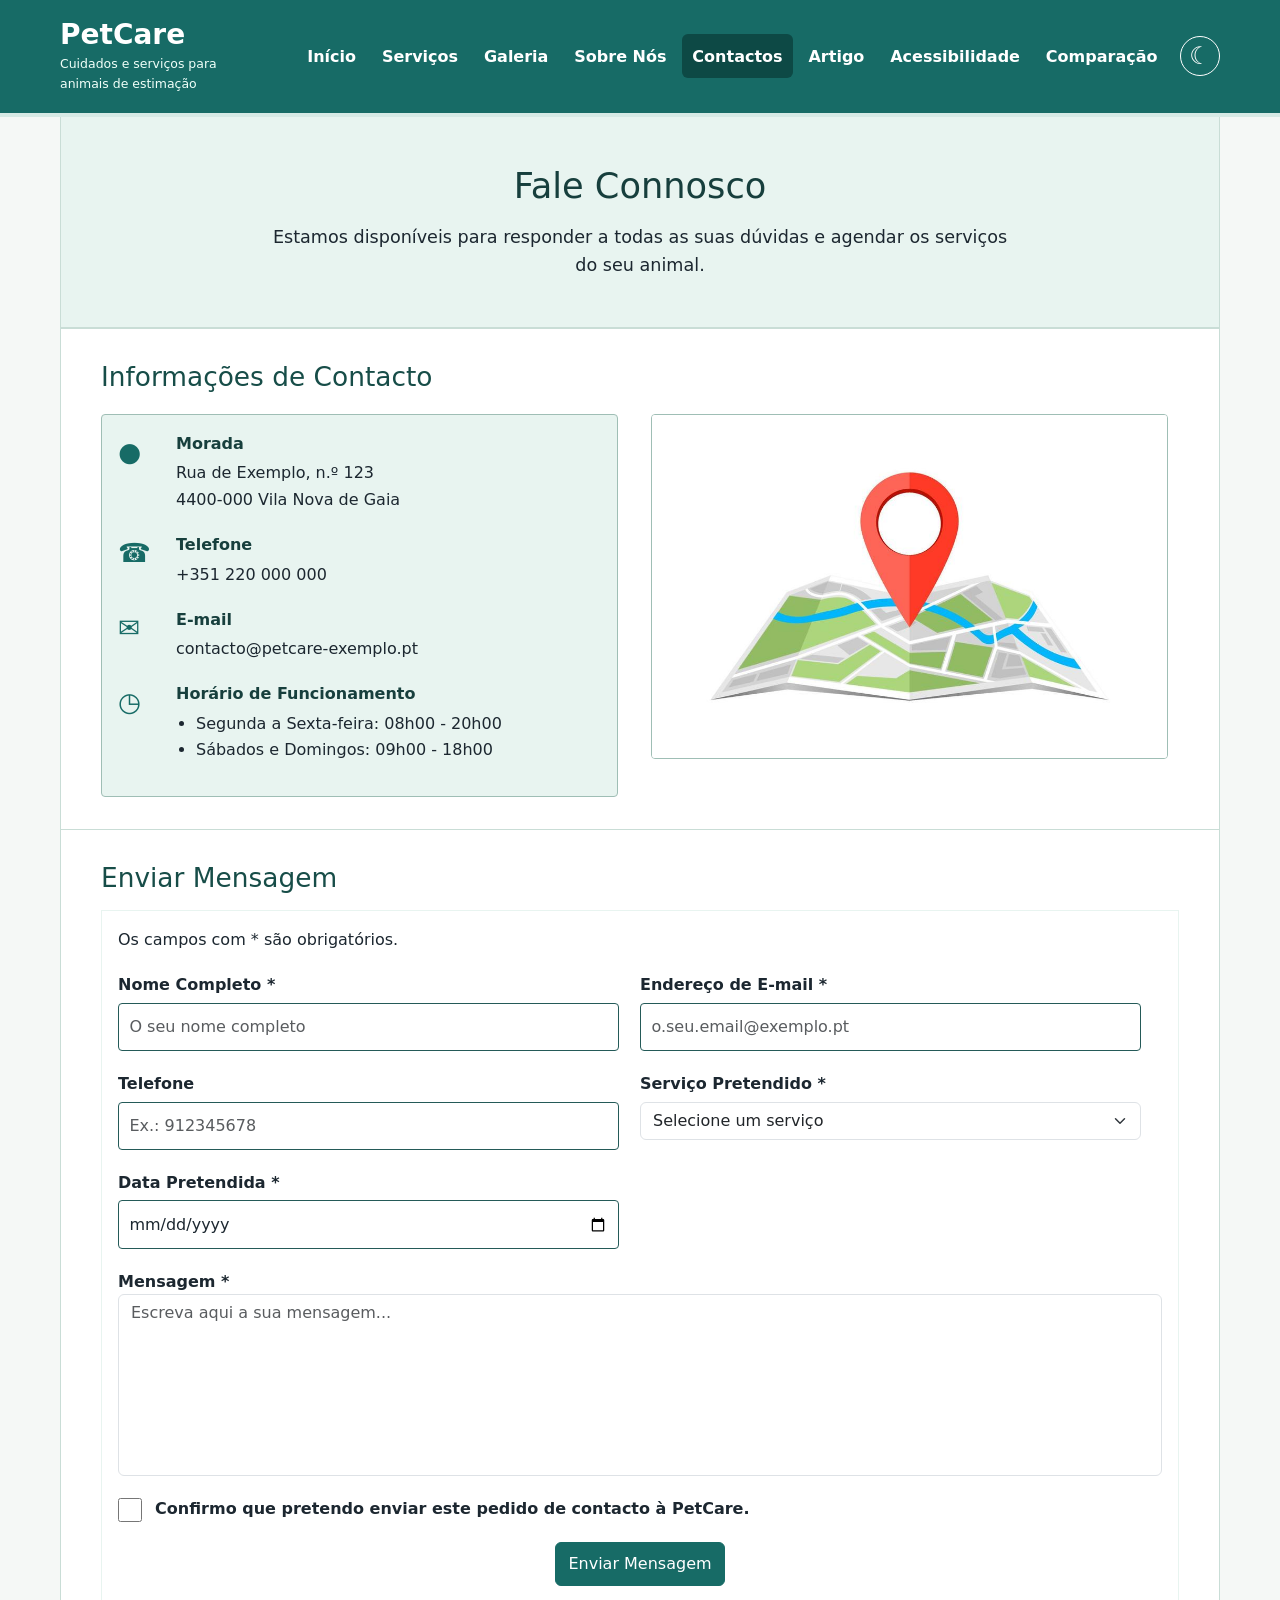
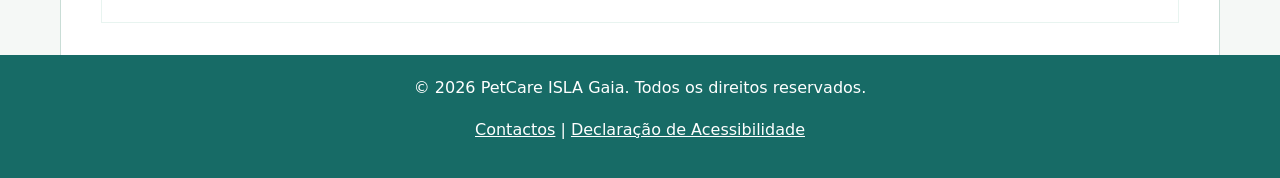
<file: contactos.html>
<!DOCTYPE html>

<html lang="pt">
    <head>
    <link rel="icon" href="data:,">
        <meta charset="utf-8">
        <meta content="width=device-width, initial-scale=1.0" name="viewport">
        <meta content="Entre em contacto com a equipa da PetCare em Vila Nova de Gaia. Envie-nos uma mensagem ou visite-nos." name="description">
        <title>Contactos - PetCare Vila Nova de Gaia</title>
        <!-- Bootstrap 5.3.8 -->
<link
    href="https://cdn.jsdelivr.net/npm/bootstrap@5.3.8/dist/css/bootstrap.min.css"
    rel="stylesheet">

<!-- CSS original do PetCare -->
<link href="style.css" rel="stylesheet">

<!-- Personalizações da E6 -->
<link href="bootstrap-custom.css" rel="stylesheet">
    <link rel="stylesheet" href="e8.css?v=7">
<script src="petcare.js?v=5" defer></script>
</head>
    <body>
        <header class="cabecalho-site">
            <div class="identidade-site">
                <p class="nome-site">PetCare</p>
                <p class="subtitulo-site">Cuidados e servi&ccedil;os para animais de estima&ccedil;&atilde;o</p>
            </div>

<!-- Botão hambúrguer para dispositivos móveis -->
<button
    class="botao-menu"
    type="button"
    aria-label="Abrir menu de navegação"
    aria-expanded="false"
    aria-controls="menu-principal">
    ☰
</button>

<!-- Menu de navegação principal -->
<nav id="menu-principal" aria-label="Navegação principal">
    <ul>
        <li><a href="index.html">Início</a></li>
        <li><a href="servicos.html">Serviços</a></li>
        <li><a href="galeria.html">Galeria</a></li>
        <li><a href="sobre.html">Sobre Nós</a></li>
        <li><a aria-current="page" href="contactos.html">Contactos</a></li>
        <li><a href="artigo.html">Artigo</a></li>
        <li><a href="acessibilidade.html">Acessibilidade</a></li>
        <li><a href="comparacao.html">Comparação</a></li>
    </ul>
</nav>

        <button type="button" id="tema" aria-pressed="false" hidden>Versão noturna</button>
</header>
        <main class="pagina-contactos">
            <section class="cabecalho-pagina">
                <h1>Fale Connosco</h1>
                <p>Estamos dispon&iacute;veis para responder a todas as suas d&uacute;vidas e agendar os servi&ccedil;os do seu animal.</p>
            </section>
            <section class="seccao-contacto">
                <h2>Informa&ccedil;&otilde;es de Contacto</h2>
                <div class="contactos-linha">
                    <div class="dados-contacto">
                        <div class="contacto-item">
                            <span aria-hidden="true" class="contacto-icone">●</span>
                            <div class="contacto-item-texto">
                                <strong>Morada</strong>
                                <p>Rua de Exemplo, n.&ordm; 123</p>
                                <p>4400-000 Vila Nova de Gaia</p>
                            </div>
                        </div>
                        <div class="contacto-item">
                            <span aria-hidden="true" class="contacto-icone">&phone;</span>
                            <div class="contacto-item-texto">
                                <strong>Telefone</strong>
                                <p>+351 220 000 000</p>
                            </div>
                        </div>
                        <div class="contacto-item">
                            <span aria-hidden="true" class="contacto-icone">✉️</span>
                            <div class="contacto-item-texto">
                                <strong>E-mail</strong>
                                <p>contacto@petcare-exemplo.pt</p>
                            </div>
                        </div>
                        <div class="contacto-item">
                            <span aria-hidden="true" class="contacto-icone">◷</span>
                            <div class="contacto-item-texto">
                                <strong>Hor&aacute;rio de Funcionamento</strong>
                                <ul>
                                    <li>Segunda a Sexta-feira: 08h00 - 20h00</li>
                                    <li>S&aacute;bados e Domingos: 09h00 - 18h00</li>
                                </ul>
                            </div>
                        </div>
                    </div>
                    <div class="mapa-contactos">
                        <img src="imagens/localizacao.jpg" alt="Fotografia da localização das instalações PetCare em Vila Nova de Gaia" width="600" height="400">
                    </div>
                </div>
            </section>
            <section class="seccao-formulario">
                <h2>Enviar Mensagem</h2>
                <form id="form-contacto" action="#" method="post">
<p>Os campos com * são obrigatórios.</p>
<div id="erros-form" role="alert" hidden></div>
<p id="resultado-form" role="status" hidden></p>
                    <p class="campo-formulario">
                        <label for="nome">Nome Completo *</label>
                        <br>
                        <input class="form-control" id="nome" name="nome" placeholder="O seu nome completo" required type="text">
                    </p>
                    <p class="campo-formulario">
                        <label for="email">Endere&ccedil;o de E-mail *</label>
                        <br>
                        <input class="form-control" id="email" name="email" placeholder="o.seu.email@exemplo.pt" required type="email">
                    </p>
                    <p class="campo-formulario">
                        <label for="telefone">Telefone</label>
                        <br>
                        <input class="form-control" id="telefone" name="telefone" pattern="[0-9]{9}" placeholder="Ex.: 912345678" title="Introduza um número de telefone com 9 algarismos." type="tel">
                    </p>
                    <p class="campo-formulario">
                        <label for="servico">Servi&ccedil;o Pretendido *</label>
                        <br>
                        <select class="form-select" id="servico" name="servico" required>
                            <option value="">Selecione um servi&ccedil;o</option>
                            <option value="hotel">Hotel para Animais</option>
                            <option value="banho">Banho e Tosquia</option>
                            <option value="passeio">Passeios</option>
                            <option value="duvidas">Esclarecimento de dúvidas</option>
                        </select>
                    </p>
                    <p class="campo-formulario" id="campo-data">
                        <label for="data">Data Pretendida *</label>
                        <br>
                        <input class="form-control" id="data" name="data" type="date" required>
                    </p>
                    <p class="campo-mensagem">
                        <label for="mensagem">Mensagem *</label>
                        <br>
                        <textarea class="form-control" cols="60" id="mensagem" maxlength="1000" name="mensagem" placeholder="Escreva aqui a sua mensagem..." required rows="7"></textarea>
                    </p>
                    <p class="campo-consentimento">
                        <input id="termos" name="termos" required="" type="checkbox">
                        <label for="termos">Confirmo que pretendo enviar este pedido de contacto &agrave; PetCare.</label>
                    </p>
                    <p class="campo-enviar"> <button class="btn btn-primary" type="submit">Enviar Mensagem</button> </p>
                </form>
            </section>
        </main>
        <footer>
            <p>&copy; 2026 PetCare ISLA Gaia. Todos os direitos reservados.</p>
            <p> <a href="contactos.html">Contactos</a> | <a href="acessibilidade.html">Declara&ccedil;&atilde;o de Acessibilidade</a> </p>
        </footer>
        


    </body>
</html>
</file>
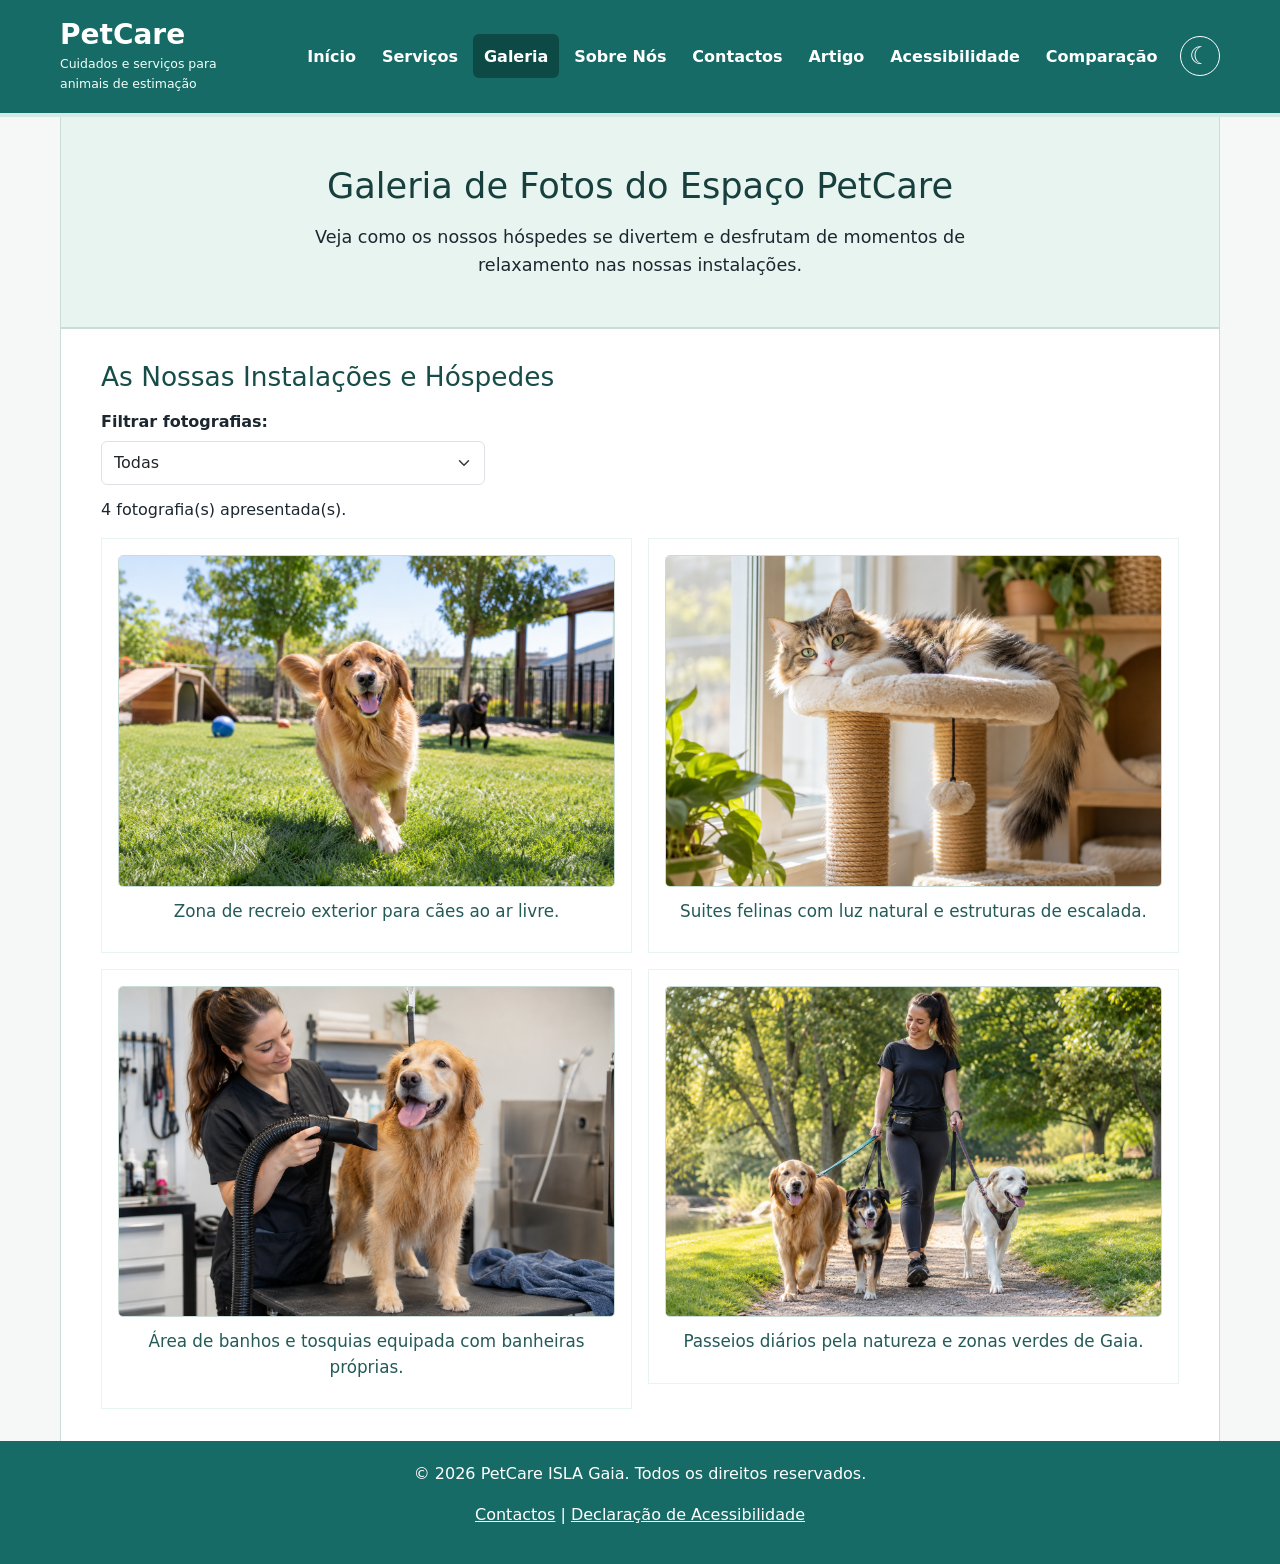
<file: galeria.html>
<!DOCTYPE html>

<html lang="pt">
    <head>
    <link rel="icon" href="data:,">
        <meta charset="utf-8">
        <meta content="width=device-width, initial-scale=1.0" name="viewport">
        <meta content="Conheça as instalações e os animais felizes na galeria de fotografias da PetCare em Gaia." name="description">
        <title>Galeria - PetCare Vila Nova de Gaia</title>
        <!-- Bootstrap 5.3.8 -->
<link
    href="https://cdn.jsdelivr.net/npm/bootstrap@5.3.8/dist/css/bootstrap.min.css"
    rel="stylesheet">

        <!-- CSS original do PetCare -->
        <link href="style.css" rel="stylesheet">

        <!-- Personalizações da E6 -->
        <link href="bootstrap-custom.css" rel="stylesheet">
            <link rel="stylesheet" href="e8.css?v=7">
<script src="petcare.js?v=3" defer></script>
</head>
            <body>
                <header class="cabecalho-site">
                    <div class="identidade-site">
                        <p class="nome-site">PetCare</p>
                        <p class="subtitulo-site">Cuidados e serviços para animais de estimação</p>
                    </div>

        <!-- Botão hambúrguer para dispositivos móveis -->
        <button
            class="botao-menu"
            type="button"
            aria-label="Abrir menu de navegação"
            aria-expanded="false"
            aria-controls="menu-principal">
            ☰
        </button>

        <!-- Menu de navegação principal -->
        <nav id="menu-principal" aria-label="Navegação principal">
            <ul>
                <li><a href="index.html">Início</a></li>
                <li><a href="servicos.html">Serviços</a></li>
                <li><a aria-current="page" href="galeria.html">Galeria</a></li>
                <li><a href="sobre.html">Sobre Nós</a></li>
                <li><a href="contactos.html">Contactos</a></li>
                <li><a href="artigo.html">Artigo</a></li>
                <li><a href="acessibilidade.html">Acessibilidade</a></li>
                <li><a href="comparacao.html">Comparação</a></li>
            </ul>
        </nav>

                <button type="button" id="tema" aria-pressed="false" hidden>Versão noturna</button>
</header>
                <main class="pagina-galeria">
                    <section class="cabecalho-pagina">
                        <h1>Galeria de Fotos do Espaço PetCare</h1>
                        <p>Veja como os nossos hóspedes se divertem e desfrutam de momentos de relaxamento nas nossas instalações.</p>
                    </section>
                    <section class="seccao-galeria">
                        <h2>As Nossas Instalações e Hóspedes</h2>
                
        <!-- E6 - Grelha responsiva Bootstrap na galeria -->
        <div id="filtros" class="filtros-galeria">
<label for="filtro-galeria">Filtrar fotografias:</label>
<select id="filtro-galeria" class="form-select" disabled><option value="todos">Todas</option><option value="hotel">Alojamento e recreio</option><option value="banho">Banho e tosquia</option><option value="passeio">Passeios</option></select>
<noscript><p>Ative o JavaScript para filtrar as fotografias.</p></noscript>
<p id="resultado-galeria" role="status"></p></div>
<div class="grelha-galeria row g-3">

            <div class="col-12 col-md-6" data-categoria="hotel">
                <figure>
                    <img
                        src="imagens/Galeria/cao-relvado.png"
                        alt="Cão a brincar no jardim relvado da PetCare"
                        width="600"
                        height="400">
                    <figcaption>
                        Zona de recreio exterior para cães ao ar livre.
                    </figcaption>
                </figure>
            </div>

            <div class="col-12 col-md-6" data-categoria="hotel">
                <figure>
                    <img
                        src="imagens/Galeria/gato-deitado.png"
                        alt="Gato deitado num arranhador confortável junto à janela"
                        width="600"
                        height="400">
                    <figcaption>
                        Suites felinas com luz natural e estruturas de escalada.
                    </figcaption>
                </figure>
            </div>

            <div class="col-12 col-md-6" data-categoria="banho">
                <figure>
                    <img
                        src="imagens/Galeria/cao-banho.png"
                        alt="Profissional a secar o pelo de um cão após o banho"
                        width="600"
                        height="400">
                    <figcaption>
                        Área de banhos e tosquias equipada com banheiras próprias.
                    </figcaption>
                </figure>
            </div>

            <div class="col-12 col-md-6" data-categoria="passeio">
                <figure>
                    <img
                        src="imagens/Galeria/passeio-caes.png"
                        alt="Treinadora a passear com três cães com trela num parque"
                        width="600"
                        height="400">
                    <figcaption>
                        Passeios diários pela natureza e zonas verdes de Gaia.
                    </figcaption>
                </figure>
            </div>

        </div>

            </section>
        </main>
        <footer>
            <p>© 2026 PetCare ISLA Gaia. Todos os direitos reservados.</p>
            <p> <a href="contactos.html">Contactos</a> | <a href="acessibilidade.html">Declaração de Acessibilidade</a> </p>
        </footer>
        


    </body>
</html>
</file>
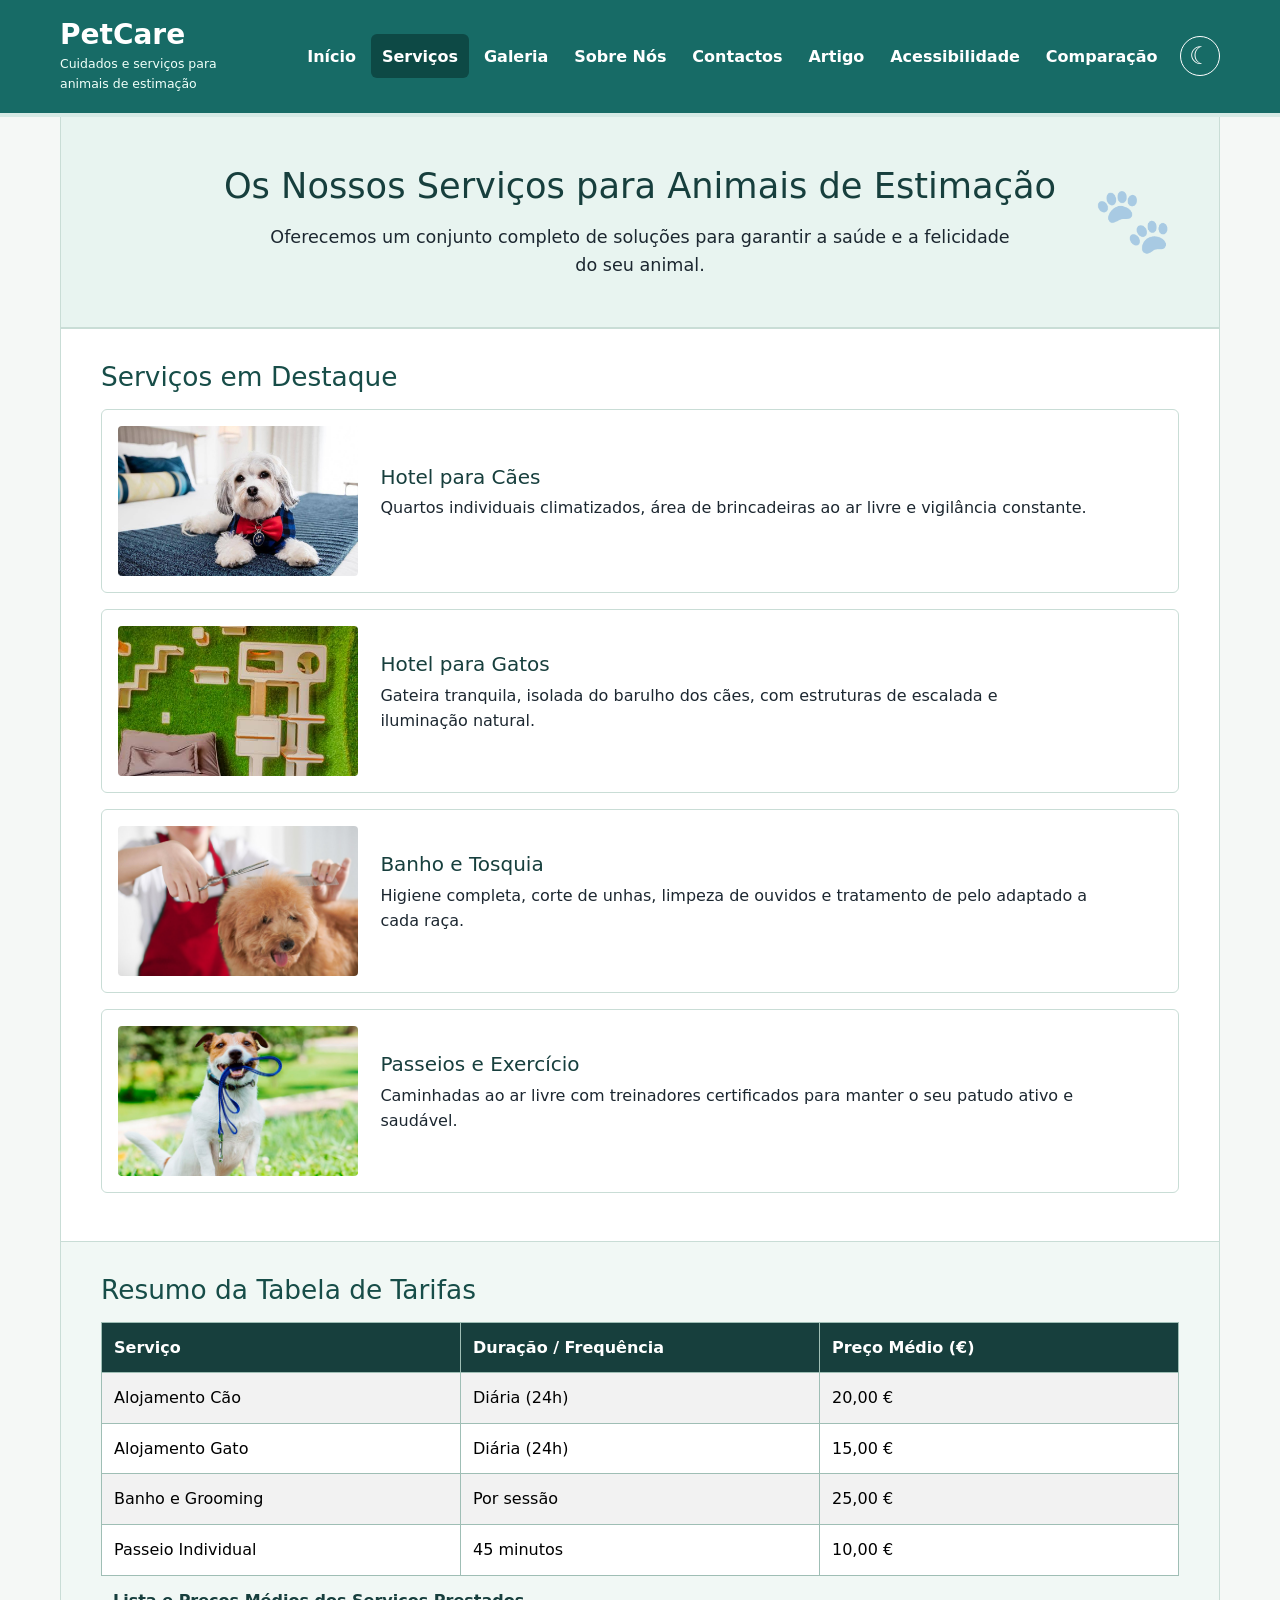
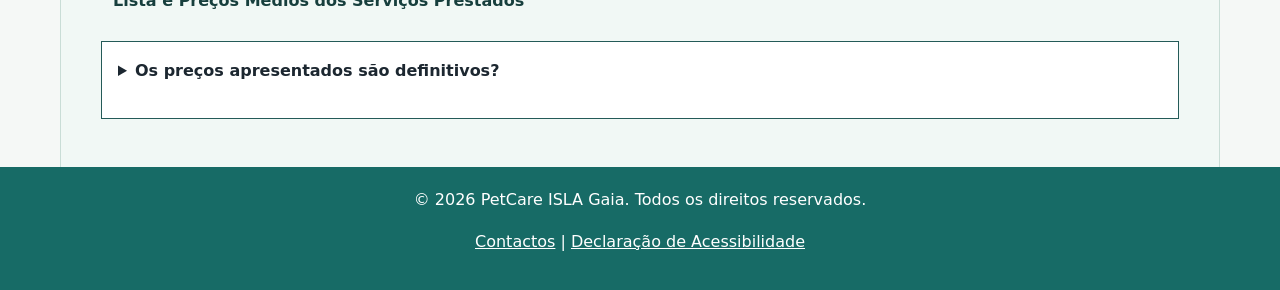
<file: servicos.html>
<!DOCTYPE html>

<html lang="pt">
    <head>
    <link rel="icon" href="data:,">
        <meta charset="utf-8">
        <meta content="width=device-width, initial-scale=1.0" name="viewport">
        <meta content="Conheça a lista completa de serviços da PetCare: hotel, banho e tosquia, passeios e alimentação." name="description">
        <title>Serviços - PetCare Vila Nova de Gaia</title>
        <!-- Bootstrap 5.3.8 -->
<link
    href="https://cdn.jsdelivr.net/npm/bootstrap@5.3.8/dist/css/bootstrap.min.css"
    rel="stylesheet">

<!-- CSS original do PetCare -->
<link href="style.css" rel="stylesheet">

<!-- Personalizações da E6 -->
<link href="bootstrap-custom.css" rel="stylesheet">
    <link rel="stylesheet" href="e8.css?v=7">
<script src="petcare.js?v=3" defer></script>
</head>
    <body>
        <header class="cabecalho-site">
            <div class="identidade-site">
                <p class="nome-site">PetCare</p>
                <p class="subtitulo-site">Cuidados e serviços para animais de estimação</p>
            </div>
           

<!-- Botão hambúrguer para dispositivos móveis -->
<button
    class="botao-menu"
    type="button"
    aria-label="Abrir menu de navegação"
    aria-expanded="false"
    aria-controls="menu-principal">
    ☰
</button>

<!-- Menu de navegação principal -->
<nav id="menu-principal" aria-label="Navegação principal">
    <ul>
        <li><a href="index.html">Início</a></li>
        <li><a aria-current="page" href="servicos.html">Serviços</a></li>
        <li><a href="galeria.html">Galeria</a></li>
        <li><a href="sobre.html">Sobre Nós</a></li>
        <li><a href="contactos.html">Contactos</a></li>
        <li><a href="artigo.html">Artigo</a></li>
        <li><a href="acessibilidade.html">Acessibilidade</a></li>
        <li><a href="comparacao.html">Comparação</a></li>
    </ul>
</nav>

        <button type="button" id="tema" aria-pressed="false" hidden>Versão noturna</button>
</header>
        <main class="pagina-servicos">
            <section class="cabecalho-pagina">
                <h1>Os Nossos Serviços para Animais de Estimação</h1>
                <p>Oferecemos um conjunto completo de soluções para garantir a saúde e a felicidade do seu animal.</p>
                <span aria-hidden="true" class="marca-pata">🐾</span></section>
            <section class="seccao-servicos">
                <h2>Serviços em Destaque</h2>
                <article class="cartao-servico"><img alt="Cão da raça Retriever numa suite espaçosa do hotel" height="400" src="imagens/cao-hotel.jpg" width="600"><div class="texto-servico">
                        <h3>Hotel para Cães</h3>

                        <p>Quartos individuais climatizados, área de brincadeiras ao ar livre e vigilância constante.</p>
                    </div>
                </article>
                <article class="cartao-servico"><img alt="Gato num arranhador dentro do alojamento felino" height="400" src="imagens/gato-hotel.jpg" width="600"><div class="texto-servico">
                        <h3>Hotel para Gatos</h3>

                        <p>Gateira tranquila, isolada do barulho dos cães, com estruturas de escalada e iluminação natural.</p>
                    </div>
                </article>
                <article class="cartao-servico"><img alt="Profissional a dar banho num cão pequeno numa banheira própria" height="400" src="imagens/banho-tosquia.jpg" width="600"><div class="texto-servico">
                        <h3>Banho e Tosquia</h3>

                        <p>Higiene completa, corte de unhas, limpeza de ouvidos e tratamento de pelo adaptado a cada raça.</p>
                    </div>
                </article>
                <article class="cartao-servico"><img alt="Dois cães a passear com trela junto a um parque urbano" height="400" src="imagens/passeios.jpg" width="600"><div class="texto-servico">
                        <h3>Passeios e Exercício</h3>

                        <p>Caminhadas ao ar livre com treinadores certificados para manter o seu patudo ativo e saudável.</p>
                    </div>
                </article>
            </section>
            <section class="seccao-tarifas">
                <h2>Resumo da Tabela de Tarifas</h2>
                <table class="table table-striped">
                    <caption>Lista e Preços Médios dos Serviços Prestados</caption>
                    <thead>
                        <tr>
                            <th scope="col">Serviço</th>
                            <th scope="col">Duração / Frequência</th>
                            <th scope="col">Preço Médio (€)</th>
                        </tr>
                    </thead>
                    <tbody>
                        <tr>
                            <td>Alojamento Cão</td>
                            <td>Diária (24h)</td>
                            <td>20,00 €</td>
                        </tr>
                        <tr>
                            <td>Alojamento Gato</td>
                            <td>Diária (24h)</td>
                            <td>15,00 €</td>
                        </tr>
                        <tr>
                            <td>Banho e Grooming</td>
                            <td>Por sessão</td>
                            <td>25,00 €</td>
                        </tr>
                        <tr>
                            <td>Passeio Individual</td>
                            <td>45 minutos</td>
                            <td>10,00 €</td>
                        </tr>
                    </tbody>
                </table>
                <details>
                    <summary>Os preços apresentados são definitivos?</summary>
                    <p>Não. Os valores são indicativos e podem variar conforme as necessidades de cada animal.</p>
                </details>
            </section>
        </main>
        <footer>
            <p>©️ 2026 PetCare ISLA Gaia. Todos os direitos reservados.</p>
            <p>
                <a href="contactos.html">Contactos</a> |
                <a href="acessibilidade.html">Declaração de Acessibilidade</a>
            </p>
        </footer>
        


    </body>
</html>
</file>
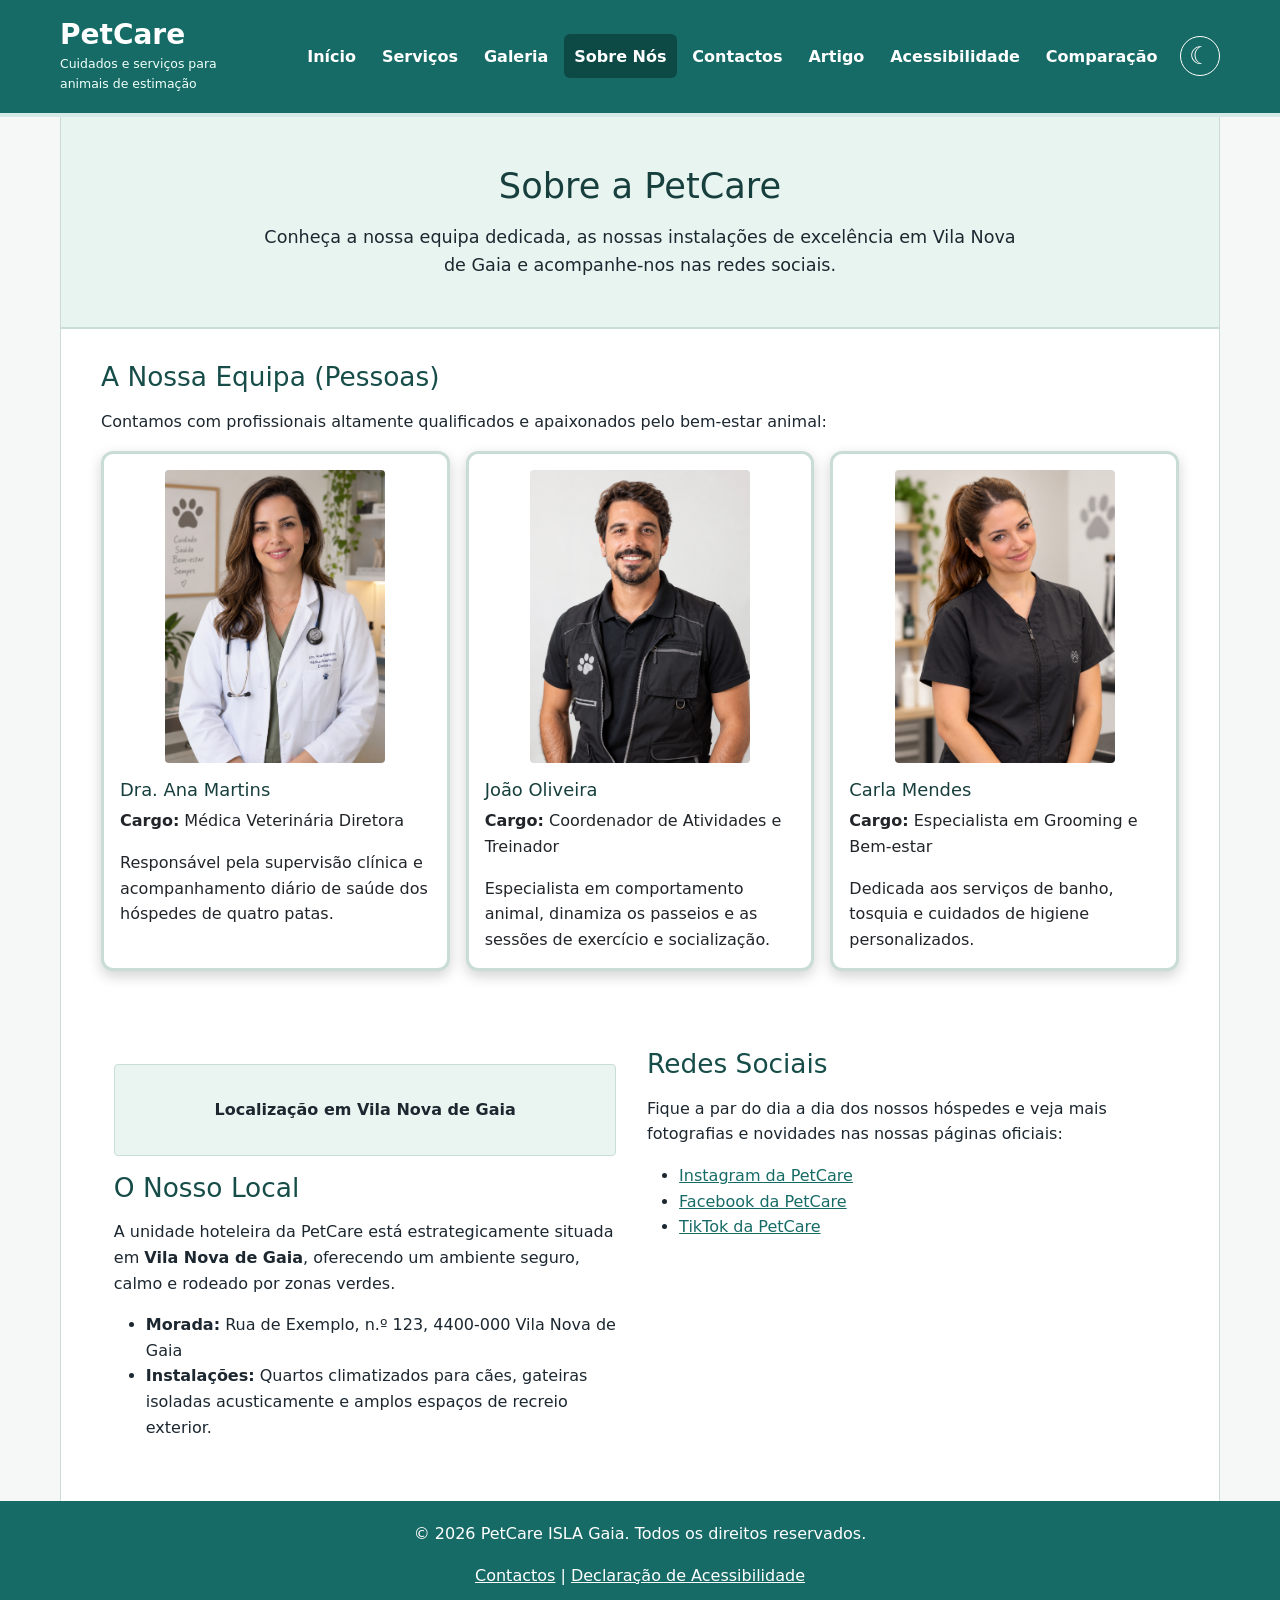
<file: sobre.html>
<!DOCTYPE html>

<html lang="pt">
    <head>
    <link rel="icon" href="data:,">
        <meta charset="utf-8">
        <meta content="width=device-width, initial-scale=1.0" name="viewport">
        <meta content="Conheça a equipa, as instalações em Vila Nova de Gaia e as redes sociais da PetCare." name="description">
        <title>Sobre Nós - PetCare Vila Nova de Gaia</title>
        <!-- Bootstrap 5.3.8 -->
<link
    href="https://cdn.jsdelivr.net/npm/bootstrap@5.3.8/dist/css/bootstrap.min.css"
    rel="stylesheet">

<!-- CSS original do PetCare -->
<link href="style.css" rel="stylesheet">

<!-- Personalizações da E6 -->
<link href="bootstrap-custom.css" rel="stylesheet">
    <link rel="stylesheet" href="e8.css?v=cards-depth">
<script src="petcare.js?v=3" defer></script>
</head>
    <body>
        <header class="cabecalho-site">
            <div class="identidade-site">
                <p class="nome-site">PetCare</p>
                <p class="subtitulo-site">Cuidados e serviços para animais de estimação</p>
            </div>
           

<!-- Botão hambúrguer para dispositivos móveis -->
<button
    class="botao-menu"
    type="button"
    aria-label="Abrir menu de navegação"
    aria-expanded="false"
    aria-controls="menu-principal">
    ☰
</button>

<!-- Menu de navegação principal -->
<nav id="menu-principal" aria-label="Navegação principal">
    <ul>
        <li><a href="index.html">Início</a></li>
        <li><a href="servicos.html">Serviços</a></li>
        <li><a href="galeria.html">Galeria</a></li>
        <li><a aria-current="page" href="sobre.html">Sobre Nós</a></li>
        <li><a href="contactos.html">Contactos</a></li>
        <li><a href="artigo.html">Artigo</a></li>
        <li><a href="acessibilidade.html">Acessibilidade</a></li>
        <li><a href="comparacao.html">Comparação</a></li>
    </ul>
</nav>

        <button type="button" id="tema" aria-pressed="false" hidden>Versão noturna</button>
</header>
        <main class="pagina-sobre">
            <section class="cabecalho-pagina">
                <h1>Sobre a PetCare</h1>
                <p>Conheça a nossa equipa dedicada, as nossas instalações de excelência em Vila Nova de Gaia e acompanhe-nos nas redes sociais.</p>
            </section>
            <section class="seccao-equipa">
                <h2>A Nossa Equipa (Pessoas)</h2>
                <p>Contamos com profissionais altamente qualificados e apaixonados pelo bem-estar animal:</p>
                
        <!-- E6 - Grelha responsiva Bootstrap na equipa -->
        <div class="equipa-cartoes row g-3">

            <div class="col-12 col-md-6 col-lg-4">
                <article class="card cartao-equipa h-100">
                    <img class="card-img-top"
                        src="imagens/equipa/ana-martins.png"
                        alt="Retrato da Dra. Ana Martins com bata branca e estetoscópio"
                        width="300"
                        height="400">

                    <div class="equipa-descricao card-body">
                        <h3 class="card-title">Dra. Ana Martins</h3>
                        <p>
                            <strong>Cargo:</strong>
                            Médica Veterinária Diretora
                        </p>
                        <p class="card-text">
                            Responsável pela supervisão clínica e
                            acompanhamento diário de saúde dos
                            hóspedes de quatro patas.
                        </p>
                    </div>
                </article>
            </div>

            <div class="col-12 col-md-6 col-lg-4">
                <article class="card cartao-equipa h-100">
                    <img class="card-img-top"
                        src="imagens/equipa/joao-oliveira.png"
                        alt="Retrato de João Oliveira com vestuário profissional de treinador de animais"
                        width="300"
                        height="400">

                    <div class="equipa-descricao card-body">
                        <h3 class="card-title">João Oliveira</h3>
                        <p>
                            <strong>Cargo:</strong>
                            Coordenador de Atividades e Treinador
                        </p>
                        <p class="card-text">
                            Especialista em comportamento animal,
                            dinamiza os passeios e as sessões de
                            exercício e socialização.
                        </p>
                    </div>
                </article>
            </div>

            <div class="col-12 col-md-6 col-lg-4">
                <article class="card cartao-equipa h-100">
                    <img class="card-img-top"
                        src="imagens/equipa/carla-mendes.png"
                        alt="Retrato de Carla Mendes com uniforme profissional de grooming"
                        width="300"
                        height="400">

                    <div class="equipa-descricao card-body">
                        <h3 class="card-title">Carla Mendes</h3>
                        <p>
                            <strong>Cargo:</strong>
                            Especialista em Grooming e Bem-estar
                        </p>
                        <p class="card-text">
                            Dedicada aos serviços de banho, tosquia
                            e cuidados de higiene personalizados.
                        </p>
                    </div>
                </article>
            </div>

        </div>

            </section>
            <div class="sobre-colunas">
                <section class="">
                    <div class="local-destaque">Localização em Vila Nova de Gaia</div><h2>O Nosso Local</h2>
                    <p>A unidade hoteleira da PetCare está estrategicamente situada em <strong>Vila Nova de Gaia</strong>, oferecendo um ambiente seguro, calmo e rodeado por zonas verdes.</p>
                    <ul>
                        <li><strong>Morada:</strong> Rua de Exemplo, n.º 123, 4400-000 Vila Nova de Gaia</li>
                        <li><strong>Instalações:</strong> Quartos climatizados para cães, gateiras isoladas acusticamente e amplos espaços de recreio exterior.</li>
                    </ul>
                </section>
                <section class="">
                    <h2>Redes Sociais</h2>
                    <p>Fique a par do dia a dia dos nossos hóspedes e veja mais fotografias e novidades nas nossas páginas oficiais:</p>
                    <ul>
                        <li><a href="https://instagram.com/petcare-exemplo" rel="noopener noreferrer" target="_blank">Instagram da PetCare</a></li>
                        <li><a href="https://facebook.com/petcare-exemplo" rel="noopener noreferrer" target="_blank">Facebook da PetCare</a></li>
                        <li><a href="https://tiktok.com/@petcare-exemplo" rel="noopener noreferrer" target="_blank">TikTok da PetCare</a></li>
                    </ul>
                </section>
            </div>
        </main>
        <footer>
            <p>©️ 2026 PetCare ISLA Gaia. Todos os direitos reservados.</p>
            <p>
                <a href="contactos.html">Contactos</a> |
                <a href="acessibilidade.html">Declaração de Acessibilidade</a>
            </p>
        </footer>
        


    </body>
</html>
</file>
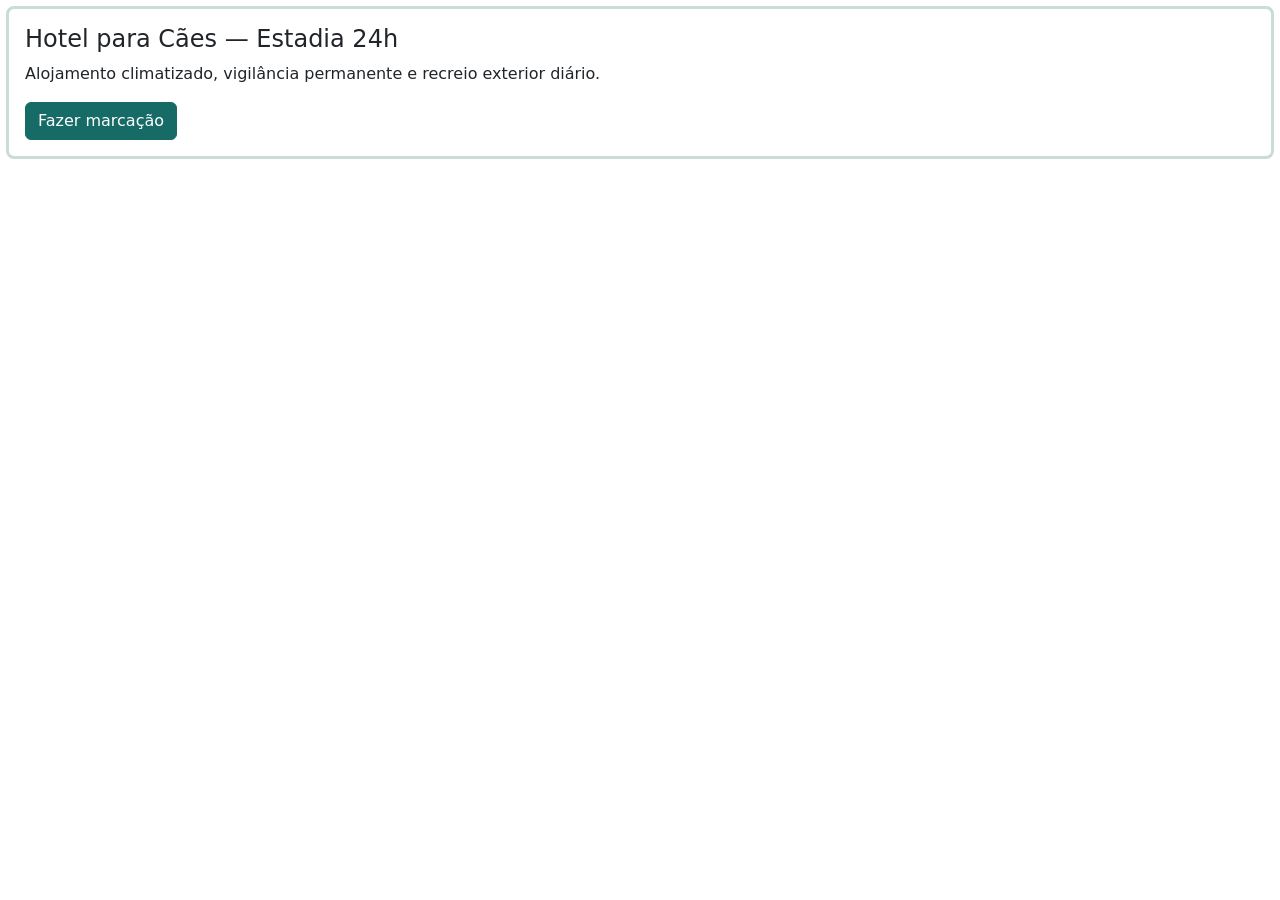
<file: comparacao/bootstrap.html>
<!DOCTYPE html>
<html lang="pt"><head>
    <link rel="icon" href="data:,"><meta charset="utf-8"><meta name="viewport" content="width=device-width, initial-scale=1"><meta name="description" content="Demonstração de cartão PetCare em Bootstrap 5.3.8"><title>Cartão Bootstrap 5.3.8</title><link rel="stylesheet" href="https://cdn.jsdelivr.net/npm/bootstrap@5.3.8/dist/css/bootstrap.min.css"><link rel="stylesheet" href="bootstrap-custom.css"><link rel="stylesheet" href="demo.css?v=3"><script src="../petcare.js?v=3" defer></script></head><body><main><h1 class="demo-titulo">Bootstrap 5.3.8</h1>
<div class="card exemplo">
  <div class="card-body">
    <h4 class="card-title">Hotel para Cães — Estadia 24h</h4>
    <p class="card-text">Alojamento climatizado, vigilância permanente e recreio exterior diário.</p>
    <a class="btn btn-primary" href="../contactos.html" target="_top">Fazer marcação</a>
  </div>
</div>
</main></body></html>
</file>
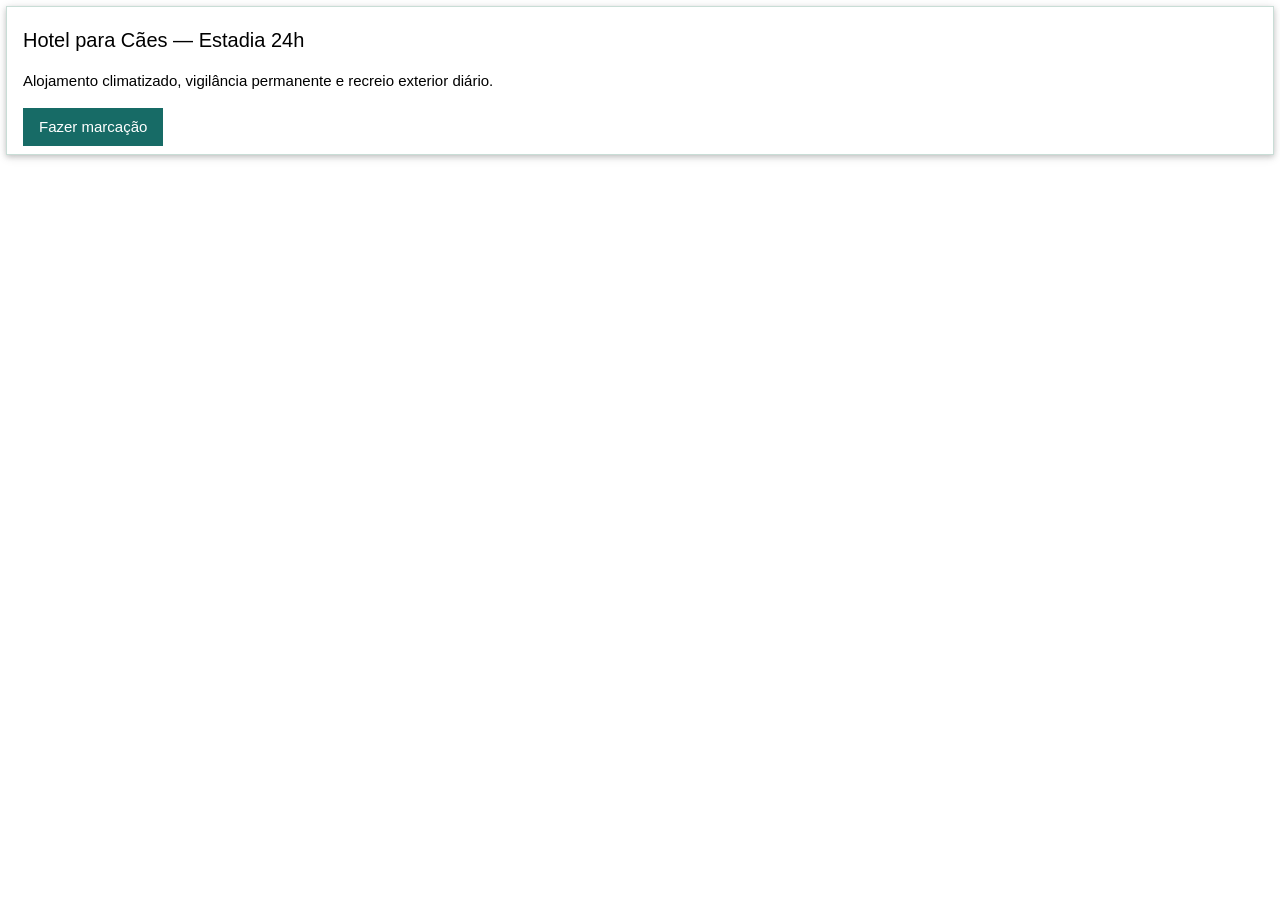
<file: comparacao/w3.html>
<!DOCTYPE html>
<html lang="pt"><head>
    <link rel="icon" href="data:,"><meta charset="utf-8"><meta name="viewport" content="width=device-width, initial-scale=1"><meta name="description" content="Demonstração de cartão PetCare em W3.CSS 4"><title>Cartão W3.CSS 4</title><link rel="stylesheet" href="https://www.w3schools.com/w3css/4/w3.css"><link rel="stylesheet" href="w3-custom.css"><link rel="stylesheet" href="demo.css?v=3"><script src="../petcare.js?v=3" defer></script></head><body><main><h1 class="demo-titulo">W3.CSS 4</h1>
<div class="w3-card w3-padding w3-white exemplo">
    <h4>Hotel para Cães — Estadia 24h</h4>
    <p>Alojamento climatizado, vigilância permanente e recreio exterior diário.</p>
    <a class="w3-button w3-teal" href="../contactos.html" target="_top">Fazer marcação</a>
</div>
</main></body></html>
</file>
<file: style.css>
/* PetCare — E4: estilos consolidados por secção. */
/* Mantém o modelo de caixa, a tabela, o formulário e o foco de teclado. */

/* 1. Tipografia e elementos base */
h1 {
    color: var(--cor-principal);
    font-size: 2rem;
}

h2 {
    color: var(--cor-verde);
    font-size: 1.5rem;
}

h3 {
    color: var(--cor-terra);
    font-size: 1.25rem;
}

p {
    font-size: 1rem;
}

a {
    color: var(--cor-verde);
}

a:hover {
    color: var(--cor-principal);
}

body > header {
    background-color: var(--cor-suave);
    color: var(--cor-principal);
}

nav[aria-label="Navegação principal"] {
    color: var(--cor-principal);
}

nav[aria-label="Navegação principal"] a {
    color: var(--cor-principal);
    font-weight: bold;
}

nav[aria-label="Navegação principal"] a:hover {
    color: var(--cor-verde);
}

body > footer a:hover {
    color: #D7F4E4;
}

textarea {
    resize: none;
}

/* 2. Modelo de caixa e espaçamentos */
*, *::before, *::after {
    box-sizing: border-box;
}

body > header, body > footer {
    padding: 1rem 1.5rem;
}

main > section, main > article, main > article > section {
    margin-bottom: 2rem;
}

section, article {
    padding: 0.5rem 0;
}

h1, h2, h3 {
    margin-top: 0;
    margin-bottom: 0.75rem;
}

p, ul, ol, blockquote, figure {
    margin-top: 0;
    margin-bottom: 1rem;
}

nav[aria-label="Navegação principal"] ul {
    list-style-type: square;
    margin: 0;
    padding-left: 1.5rem;
}

nav[aria-label="Navegação principal"] li {
    color: var(--cor-verde);
    margin-bottom: 0.25rem;
}

figure {
    color: var(--cor-texto);
    padding: 1rem;
    background-color: var(--cor-branco);
    border: 1px solid var(--cor-suave);
}

figcaption {
    color: var(--cor-secundaria);
    margin-top: 0.5rem;
}

blockquote {
    background-color: var(--cor-suave);
    color: var(--cor-texto);
    margin-left: 0;
    margin-right: 0;
    padding: 1rem;
    border-left: 4px solid var(--cor-verde);
}

table {
    width: 100%;
    border-collapse: collapse;
    margin-bottom: 1.5rem;
    background-color: var(--cor-branco);
}

/* 3. Tabelas e formulários */
caption {
    padding: 0.75rem;
    font-weight: bold;
    text-align: left;
    color: var(--cor-principal);
}

th, td {
    padding: 0.75rem;
    text-align: left;
    border: 1px solid var(--cor-secundaria);
}

th {
    background-color: var(--cor-principal);
    color: var(--cor-branco);
}

tbody tr:nth-child(even) {
    background-color: var(--cor-suave);
}

form {
    max-width: 720px;
    padding: 1.5rem;
    border: 1px solid var(--cor-suave);
    background-color: var(--cor-branco);
}

form p {
    margin-bottom: 1.25rem;
}

label {
    font-weight: bold;
}

input:not([type="checkbox"]), select, textarea {
    display: block;
    width: 100%;
    max-width: 100%;
    padding: 0.65rem;
    border: 1px solid var(--cor-secundaria);
    border-radius: 4px;
    font: inherit;
    color: var(--cor-texto);
    background-color: var(--cor-branco);
}

input[type="checkbox"] {
    margin-right: 0.5rem;
}

button {
    padding: 0.7rem 1.3rem;
    border: 2px solid var(--cor-principal);
    border-radius: 4px;
    background-color: var(--cor-principal);
    color: var(--cor-branco);
    font: inherit;
    font-weight: bold;
    cursor: pointer;
}

button:hover {
    background-color: var(--cor-verde);
    border-color: var(--cor-verde);
}

details {
    padding: 1rem;
    border: 1px solid var(--cor-secundaria);
    background-color: var(--cor-branco);
    margin-bottom: 1rem;
}

summary {
    font-weight: bold;
    cursor: pointer;
}

/* E4 - Estilo do elemento HTML5 MARK */
mark {
    color: #FFFFFF;
    background-color: #247A74;
    padding: 0.1rem 0.3rem;
    border-radius: 3px;
}

:focus-visible {
    outline: 3px solid #245A58;
    outline-offset: 3px;
}

.cabecalho-site nav[aria-label="Navegação principal"] a:hover {
    background-color: var(--cor-suave);
    color: var(--cor-principal);
}

/* 4. Elementos semânticos e foco */
.cabecalho-site nav[aria-label="Navegação principal"] a:focus-visible {
    outline: 3px solid var(--cor-branco);
    outline-offset: 3px;
}

main.pagina-inicial {
    max-width: 1140px;
    padding: 0;
    background: #FFFFFF;
    border-left: 1px solid #D8E6E0;
    border-right: 1px solid #D8E6E0;
}

.pagina-inicial > section {
    margin: 0;
    padding: 2.4rem 2.6rem;
    border-bottom: 1px solid #D8E6E0;
}

.pagina-inicial > section:nth-child(odd) {
    background: #F1F8F5;
}

.pagina-inicial .hero-pet {
    text-align: center;
    padding-top: 3rem;
    padding-bottom: 3rem;
}

.hero-pet .hero-conteudo,
.hero-pet .hero-imagem {
    display: inline-block;
    width: 48%;
    vertical-align: middle;
    text-align: left;
}

.hero-pet .hero-conteudo {
    padding-right: 2rem;
}

/* 5. Página inicial e apresentação */
.hero-pet h1 {
    font-size: 2.1rem;
    line-height: 1.2;
    color: #173F3D;
    margin-bottom: 1.5rem;
}

.hero-pet .hero-descricao {
    font-size: 1.05rem;
    margin-bottom: 1.8rem;
}
.hero-pet .hero-acoes a {
    display: inline-block;
    margin: 0 0.7rem 0.6rem 0;
    padding: 0.8rem 1.2rem;
    border: 2px solid #176B66;
    border-radius: 5px;
    background-color: #176B66;
    color: #FFFFFF;
    text-decoration: none;
    font-weight: bold;
}

.hero-pet .hero-acoes a + a {
    background-color: #FFFFFF;
    color: #176B66;
}

.hero-pet .hero-acoes a:hover,
.hero-pet .hero-acoes a:focus-visible {
    background-color: #0D4945;
    border-color: #0D4945;
    color: #FFFFFF;
}

.hero-pet .hero-imagem img {
    display: block;
    width: 100%;
    height: auto;
    border-radius: 8px;
    border: 1px solid #D8E6E0;
}

.pagina-inicial h2 {
    font-size: 1.8rem;
    color: #174D48;
}

.pagina-inicial .testemunho-pet {
    border: 1px solid #B6D3CB;
    border-left: 5px solid #176B66;
    border-radius: 4px;
    padding: 1.5rem 2rem;
    background: #FFFFFF;
}

.testemunho-pet p {
    font-style: italic;
}

.testemunho-pet footer {
    font-weight: bold;
}

body > footer a {
    color: #FFFFFF;
}

:root {
    --cor-texto: #1C2730;
    --cor-principal: #173F3D;
    --cor-verde: #176B66;
    --cor-terra: #245A58;
    --cor-secundaria: #245A58;
    --cor-branco: #FFFFFF;
    --cor-fundo: #F5F8F6;
    --cor-suave: #E8F4F0;
    font-family: Arial, Helvetica, sans-serif;
    --agua: #176B66;
    --agua-escuro: #0D4945;
    --agua-claro: #E8F4F0;
    --linha: #C9DDD6;
}
body {
    color: var(--cor-texto);
    line-height: 1.6;
    margin: 0;
    background: #F5F8F6;
}

body > header.cabecalho-site {
    text-align: right;
    border-bottom: 4px solid #D6EAE5;
    background: var(--agua);
    color: #fff;
    padding: 1.15rem max(1.25rem, calc((100% - 1160px)/2));
}

.cabecalho-site .identidade-site {
    display: inline-block;
    vertical-align: middle;
    text-align: left;
    width: 22%;
    min-width: 170px;
}

.cabecalho-site .nome-site {
    margin: 0 0 0.35rem;
    line-height: 1.2;
    margin-bottom: 0.15rem;
    color: #fff;
    font-size: 1.75rem;
    font-weight: 800;
}

.cabecalho-site .subtitulo-site {
    margin: 0 0 1.5rem;
    margin-bottom: 0;
    color: #F0FFF9;
    font-size: .78rem;
}

.cabecalho-site nav[aria-label="Navegação principal"] {
    display: inline-block;
    vertical-align: middle;
    color: #FFFFFF;
    text-align: right;
    width: 77%;
    min-width: 0;
}

/* 6. Paleta de cores e cabeçalho */
.cabecalho-site nav[aria-label="Navegação principal"] ul {
    list-style: none;
    padding: 0;
    margin: 0;
    text-align: right;
}

.cabecalho-site nav[aria-label="Navegação principal"] a {
    display: inline-block;
    text-decoration: none;
    font-weight: 700;
    color: #FFFFFF;
    font-size: 0.88rem;
    border-radius: 6px;
    background: transparent;
    margin: 2px 0;
    padding: .55rem .66rem;
    white-space: nowrap;
}
.cabecalho-site nav[aria-label="Navegação principal"] a[aria-current="page"] {
    background: #0D4945;
    color: #fff;
    text-decoration: underline;
    text-underline-offset: 4px;
}

.cabecalho-site nav[aria-label="Navegação principal"] a:hover,
.cabecalho-site nav[aria-label="Navegação principal"] a:focus-visible {
    color: #FFFFFF;
    background: #0D4945;
}

main {
    color: var(--cor-texto);
    width: 100%;
    margin: 0 auto;
    max-width: 1160px;
    background: #fff;
    padding: 0;
    border-right: 1px solid var(--linha);
    border-left: 1px solid var(--linha);
}

main:not(.pagina-inicial) > section:not(.cabecalho-pagina),
main:not(.pagina-inicial) > .sobre-colunas,
main.pagina-artigo > article > :not(.cabecalho-pagina) {
    margin: 0;
    padding: 2rem 2.5rem;
}

main:not(.pagina-inicial) > .cabecalho-pagina,
main.pagina-artigo > article > .cabecalho-pagina {
    margin: 0;
    padding: 3rem 2rem;
    text-align: center;
    background: var(--agua-claro);
    border-bottom: 1px solid var(--linha);
    position: relative;
}

.cabecalho-pagina h1 {
    font-size: 2.2rem;
    line-height: 1.2;
    margin: 0 auto 1rem;
    max-width: 880px;
    color: #173F3D;
}

.cabecalho-pagina p {
    font-size: 1.1rem;
    max-width: 760px;
    margin: 0 auto;
}

.marca-pata {
    position: absolute;
    right: 4%;
    top: 25%;
    font-size: 4rem;
    opacity: .3;
}

main:not(.pagina-inicial) h2 {
    color: #174D48;
    font-size: 1.65rem;
    margin-bottom: 1rem;
}

main:not(.pagina-inicial) > section + section {
    border-top: 1px solid var(--linha);
}

.seccao-servicos .cartao-servico {
    border: 1px solid var(--linha);
    background: #fff;
    border-radius: 6px;
    margin: 1rem 0;
    padding: 1rem;
}

.cartao-servico > img {
    display: inline-block;
    vertical-align: middle;
    width: 26%;
    max-width: 240px;
    aspect-ratio: 16 / 10;
    object-fit: cover;
    border-radius: 4px;
}

.cartao-servico > .texto-servico {
    display: inline-block;
    vertical-align: middle;
    width: 70%;
    padding-left: 1.4rem;
}

.cartao-servico h3 {
    color: #173F3D;
    margin-bottom: .4rem;
}

.seccao-tarifas {
    background: #F1F8F5;
}

.seccao-tarifas table {
    width: 100%;
    border-collapse: collapse;
    background: #fff;
}

.seccao-tarifas td, .seccao-tarifas th {
    border: 1px solid #9FBEB5;
}

.grelha-galeria {
    text-align: center;
}

.grelha-galeria figure {
    display: inline-block;
    vertical-align: top;
    width: 46%;
    margin: 0 1.5% 2rem;
}

.grelha-galeria figure img {
    display: block;
    width: 100%;
    height: auto;
    aspect-ratio: 3 / 2;
    object-fit: cover;
    border-radius: 5px;
    border: 1px solid var(--linha);
}
.grelha-galeria figcaption {
    font-size: 1.05rem;
    line-height: 1.5;
    margin: .75rem 0;
}

.equipa-cartoes {
    text-align: center;
}

.cartao-equipa {
    display: inline-block;
    width: 31%;
    margin: 0 .7% 1.25rem;
    text-align: left;
    vertical-align: top;
    border: 1px solid var(--linha);
    padding: .85rem;
    margin: 0 .7% 1.25rem;
    border-radius: 6px;
    min-height: 220px;
}

/* 7. Serviços, galeria e equipa */
.cartao-equipa > img {
    display: inline-block;
    width: 34%;
    height: auto;
    max-height: 145px;
    object-fit: cover;
    vertical-align: top;
    border-radius: 4px;
}

.cartao-equipa .equipa-descricao {
    display: inline-block;
    width: 63%;
    padding-left: .7rem;
    vertical-align: top;
    font-size: .9rem;
}

.cartao-equipa h3 {
    color: #173F3D;
    font-size: 1.12rem;
}

.sobre-colunas > section {
    display: inline-block;
    vertical-align: top;
    width: 49%;
    padding: .8rem;
}

.local-destaque {
    border: 1px solid var(--linha);
    background: #EAF5F1;
    padding: 2rem 1rem;
    text-align: center;
    margin: 1rem 0;
    border-radius: 4px;
    font-weight: bold;
}
.seccao-contacto .dados-contacto {
    display: inline-block;
    width: 47%;
    vertical-align: top;
    padding-right: 1.5rem;
}

.seccao-contacto .mapa-contactos {
    display: inline-block;
    width: 51%;
    vertical-align: top;
    background: #EAF5F1;
    padding: .75rem;
    border: 1px solid var(--linha);
    border-radius: 5px;
}

.mapa-contactos img {
    display: block;
    width: 100%;
    height: auto;
}

.seccao-formulario form {
    font-size: 0;
}

.seccao-formulario form > p.campo-formulario {
    width: 49%;
    display: inline-block;
    vertical-align: top;
    font-size: 1rem;
    margin-right: 1%;
}

.seccao-formulario form > p.campo-formulario label {
    display: inline-block;
    margin-bottom: .3rem;
    font-weight: 700;
}

.seccao-formulario form > p.campo-mensagem,
.seccao-formulario form > p.campo-consentimento,
.seccao-formulario form > p.campo-enviar {
    font-size: 1rem;
    width: 100%;
    display: block;
}

.seccao-formulario input:not([type="checkbox"]),
.seccao-formulario select,
.seccao-formulario textarea {
    width: 98%;
    max-width: 100%;
}

.seccao-formulario .campo-enviar {
    text-align: center;
}

.seccao-formulario button {
    min-width: 235px;
}

.cartoes-acessibilidade {
    padding: 1.5rem !important;
}
.cartao-acessibilidade {
    display: inline-block;
    vertical-align: top;
    width: 47%;
    min-height: 500px;
    border: 1px solid var(--linha);
    padding: 1.35rem;
    margin: 1% 1.25%;
    border-radius: 5px;
}

.pagina-artigo > article {
    padding: 0;
    margin: 0;
}

/* 8. Contactos, artigo e acessibilidade */
.pagina-artigo .artigo-introducao {
    border-bottom: 1px solid var(--linha);
}

.pagina-artigo > article > nav[aria-label="Índice do artigo"] {
    background: #F1F8F5;
}

.pagina-artigo > article > section {
    border-top: 1px solid var(--linha);
}

.pagina-artigo a {
    overflow-wrap: anywhere;
}

img {
    height: auto;
    max-width: 100%;
}

.cabecalho-site nav[aria-label="Navegação principal"] li {
    display: inline-block;
    margin: .15rem;
}

body > footer {
    text-align: center;
    background-color: #176B66;
    color: #FFFFFF;
    padding: 1.25rem;
}

.pagina-contactos .seccao-contacto > h2 {
    margin: 0 0 1.3rem;
}

.pagina-contactos .contactos-linha {
    font-size: 0;
}

.pagina-contactos .contactos-linha > .dados-contacto,
.pagina-contactos .contactos-linha > .mapa-contactos {
    display: inline-block;
    vertical-align: top;
    box-sizing: border-box;
    width: 48%;
    margin: 0;
    border: 1px solid #9FBEB5;
    border-radius: 4px;
    background: #E8F4F0;
    overflow: hidden;
    font-size: 1rem;
}

.pagina-contactos .contactos-linha > .dados-contacto {
    margin-right: 3%;
    padding: 1rem;
}

.pagina-contactos .contactos-linha > .mapa-contactos {
    padding: 0;
    min-height: 320px;
    text-align: center;
}

.pagina-contactos .mapa-contactos img {
    width: 100%;
    height: 320px;
    object-fit: cover;
    display: block;
}

.pagina-contactos .contacto-item {
    margin-bottom: 1.1rem;
    font-size: 0;
}

.pagina-contactos .contacto-icone {
    display: inline-block;
    width: 12%;
    vertical-align: top;
    font-size: 1.65rem;
    font-weight: 700;
    color: #176B66;
}

.pagina-contactos .contacto-item-texto {
    display: inline-block;
    width: 87%;
    vertical-align: top;
    font-size: 1rem;
}

.pagina-contactos .contacto-item-texto strong {
    display: block;
    margin-bottom: .25rem;
    color: #173F3D;
}

.pagina-contactos .contacto-item-texto p {
    margin: .1rem 0;
}

.pagina-contactos .contacto-item-texto ul {
    margin: .3rem 0 0;
    padding-left: 1.25rem;
}

.pagina-contactos .seccao-formulario form > p.campo-formulario {
    width: 48%;
    margin-right: 2%;
}

.pagina-contactos .seccao-formulario form > p.campo-formulario:nth-of-type(even) {
    margin-right: 0;
}

.pagina-contactos .seccao-formulario .campo-mensagem textarea {
    width: 100%;
}

.pagina-contactos .seccao-formulario .campo-enviar {
    text-align: center;
}


/* ================================================================
   E5 — DESIGN RESPONSIVO / MOBILE-FIRST
   Regras base: telemóveis. Progressão por min-width: 480, 768, 1024 px.
   As regras desta secção adaptam os layouts da E4 sem alterar o HTML.
   ================================================================ */

/* E5.1 — Base mobile: elementos fluidos, sem largura fixa a transbordar. */
html {
    min-width: 0;
}

body {
    min-width: 0;
}

main,
main.pagina-inicial {
    width: 100%;
    max-width: 1160px;
    min-width: 0;
}

main:not(.pagina-inicial) > section:not(.cabecalho-pagina),
main:not(.pagina-inicial) > .sobre-colunas,
main.pagina-artigo > article > :not(.cabecalho-pagina),
.pagina-inicial > section {
    padding: 1.25rem 1rem;
}

main:not(.pagina-inicial) > .cabecalho-pagina,
main.pagina-artigo > article > .cabecalho-pagina {
    padding: 2rem 1rem;
}

.cabecalho-pagina h1,
.hero-pet h1 {
    font-size: 1.65rem;
    overflow-wrap: anywhere;
}

/* E5.2 — Navegação com Flexbox e alvos de toque >= 24 x 24 px. */
body > header.cabecalho-site {
    padding: 1rem;
    text-align: center;
}

.cabecalho-site .identidade-site,
.cabecalho-site nav[aria-label="Navegação principal"] {
    display: block;
    width: 100%;
    min-width: 0;
    text-align: center;
}

.cabecalho-site .identidade-site {
    margin-bottom: 0.7rem;
}

.cabecalho-site nav[aria-label="Navegação principal"] ul {
    display: flex;
    flex-wrap: wrap;
    justify-content: center;
    align-items: stretch;
    gap: 0.3rem;
    padding: 0;
    margin: 0;
}

.cabecalho-site nav[aria-label="Navegação principal"] li {
    display: block;
    flex: 1 1 calc(50% - 0.3rem);
    min-width: 0;
    margin: 0;
}

.cabecalho-site nav[aria-label="Navegação principal"] a {
    display: flex;
    align-items: center;
    justify-content: center;
    min-height: 44px;
    min-width: 24px;
    padding: 0.65rem 0.4rem;
    white-space: normal;
    line-height: 1.25;
    text-align: center;
}

/* E5.3 — Imagens responsivas: aplicadas a várias imagens reais. */
.hero-pet .hero-imagem img,
.cartao-servico > img,
.grelha-galeria figure img,
.cartao-equipa > img,
.pagina-contactos .mapa-contactos img {
    display: block;
    max-width: 100%;
    height: auto;
}

.hero-pet .hero-conteudo,
.hero-pet .hero-imagem,
.cartao-servico > img,
.cartao-servico > .texto-servico,
.cartao-equipa,
.cartao-equipa > img,
.cartao-equipa .equipa-descricao,
.sobre-colunas > section,
.pagina-contactos .contactos-linha > .dados-contacto,
.pagina-contactos .contactos-linha > .mapa-contactos,
.seccao-formulario form > p.campo-formulario,
.pagina-contactos .seccao-formulario form > p.campo-formulario,
.cartao-acessibilidade {
    display: block;
    width: 100%;
    max-width: 100%;
    min-width: 0;
    margin-left: 0;
    margin-right: 0;
}

.hero-pet .hero-conteudo,
.cartao-servico > .texto-servico,
.cartao-equipa .equipa-descricao {
    padding-left: 0;
    padding-right: 0;
}

.hero-pet .hero-imagem {
    margin-top: 1.2rem;
}

.cartao-servico > img {
    width: 100%;
    max-width: 100%;
    aspect-ratio: 16 / 10;
    object-fit: cover;
    margin-bottom: 1rem;
}

.cartao-equipa > img {
    width: min(100%, 220px);
    max-height: none;
    margin-bottom: 0.8rem;
}

.cartao-equipa {
    min-height: 0;
}

.cartao-acessibilidade {
    min-height: 0;
    margin-bottom: 1rem;
}

/* E5.4 — Galeria em CSS Grid: uma coluna no telemóvel. */
.grelha-galeria {
    display: grid;
    grid-template-columns: minmax(0, 1fr);
    gap: 1rem;
    text-align: left;
}

.grelha-galeria figure {
    display: block;
    width: 100%;
    min-width: 0;
    margin: 0;
}

.grelha-galeria figure img {
    width: 100%;
    aspect-ratio: 3 / 2;
    object-fit: cover;
}

/* E5.5 — Formulário e tabela para ecrãs estreitos. */
form {
    width: 100%;
    max-width: 100%;
    padding: 1rem;
}

.seccao-formulario form > p.campo-formulario,
.pagina-contactos .seccao-formulario form > p.campo-formulario:nth-of-type(even) {
    width: 100%;
    margin-right: 0;
}

.seccao-formulario input:not([type="checkbox"]),
.seccao-formulario select,
.seccao-formulario textarea {
    width: 100%;
}

.seccao-formulario button,
button,
summary {
    min-width: 24px;
    min-height: 44px;
}

input[type="checkbox"] {
    min-width: 24px;
    min-height: 24px;
    vertical-align: middle;
}

.pagina-contactos .contactos-linha > .dados-contacto {
    margin-right: 0;
    margin-bottom: 1rem;
}

.pagina-contactos .contactos-linha > .mapa-contactos {
    min-height: 0;
}

.pagina-contactos .mapa-contactos img {
    width: 100%;
    height: auto;
    aspect-ratio: 3 / 2;
    object-fit: cover;
}

.seccao-tarifas table {
    table-layout: fixed;
    width: 100%;
}

.seccao-tarifas th,
.seccao-tarifas td {
    overflow-wrap: anywhere;
    word-break: normal;
    padding: 0.45rem 0.3rem;
    font-size: 0.82rem;
}

.pagina-artigo a,
.pagina-contactos a,
.pagina-artigo p {
    overflow-wrap: anywhere;
}

/* Ponto de rutura 1: telemóveis maiores (>= 480 px). */
@media (min-width: 480px) {
    main:not(.pagina-inicial) > section:not(.cabecalho-pagina),
    main:not(.pagina-inicial) > .sobre-colunas,
    main.pagina-artigo > article > :not(.cabecalho-pagina),
    .pagina-inicial > section {
        padding: 1.75rem 1.5rem;
    }

    .cabecalho-site nav[aria-label="Navegação principal"] li {
        flex-basis: calc(33.333% - 0.3rem);
    }

    .cabecalho-pagina h1,
    .hero-pet h1 {
        font-size: 1.9rem;
    }

    .seccao-tarifas th,
    .seccao-tarifas td {
        padding: 0.65rem;
        font-size: 0.95rem;
    }
}

/* Ponto de rutura 2: tablets (>= 768 px). */
@media (min-width: 768px) {
    body > header.cabecalho-site {
        text-align: right;
        padding: 1.15rem 1.5rem;
    }

    .cabecalho-site .identidade-site {
        display: inline-block;
        width: 22%;
        margin-bottom: 0;
        vertical-align: middle;
        text-align: left;
    }

    .cabecalho-site nav[aria-label="Navegação principal"] {
        display: inline-block;
        width: 77%;
        vertical-align: middle;
        text-align: right;
    }

    .cabecalho-site nav[aria-label="Navegação principal"] li {
        flex: 0 1 auto;
    }

    .cabecalho-site nav[aria-label="Navegação principal"] a {
        padding: 0.65rem 0.42rem;
    }

    main:not(.pagina-inicial) > section:not(.cabecalho-pagina),
    main:not(.pagina-inicial) > .sobre-colunas,
    main.pagina-artigo > article > :not(.cabecalho-pagina) {
        padding: 2rem 2.5rem;
    }

    .pagina-inicial > section {
        padding: 2.4rem 2.6rem;
    }

    main:not(.pagina-inicial) > .cabecalho-pagina,
    main.pagina-artigo > article > .cabecalho-pagina {
        padding: 3rem 2rem;
    }

    .cabecalho-pagina h1 {
        font-size: 2.2rem;
    }

    .hero-pet .hero-conteudo,
    .hero-pet .hero-imagem {
        display: inline-block;
        width: 48%;
        vertical-align: middle;
        text-align: left;
    }

    .hero-pet .hero-conteudo {
        padding-right: 2rem;
    }

    .hero-pet .hero-imagem {
        margin-top: 0;
    }

    .grelha-galeria {
        grid-template-columns: repeat(2, minmax(0, 1fr));
        gap: 1.5rem;
    }

    .cartao-servico > img {
        display: inline-block;
        width: 26%;
        max-width: 240px;
        margin-bottom: 0;
        vertical-align: middle;
    }

    .cartao-servico > .texto-servico {
        display: inline-block;
        width: 70%;
        padding-left: 1.4rem;
        vertical-align: middle;
    }

    .equipa-cartoes {
        display: grid;
        grid-template-columns: repeat(3, minmax(0, 1fr));
        gap: 0.75rem;
    }

    .cartao-equipa {
        width: 100%;
        margin: 0;
    }

    .cartao-equipa > img {
        display: block;
        width: min(100%, 160px);
    }

    .sobre-colunas > section {
        display: inline-block;
        width: 49%;
        vertical-align: top;
    }

    .pagina-contactos .contactos-linha > .dados-contacto,
    .pagina-contactos .contactos-linha > .mapa-contactos {
        display: inline-block;
        width: 48%;
        vertical-align: top;
    }

    .pagina-contactos .contactos-linha > .dados-contacto {
        margin-right: 3%;
        margin-bottom: 0;
    }

    .seccao-formulario form > p.campo-formulario,
    .pagina-contactos .seccao-formulario form > p.campo-formulario {
        display: inline-block;
        width: 48%;
        margin-right: 2%;
        vertical-align: top;
    }

    .pagina-contactos .seccao-formulario form > p.campo-formulario:nth-of-type(even) {
        display: inline-block;
        width: 48%;
        margin-right: 0;
    }

    .cartoes-acessibilidade {
        display: grid;
        grid-template-columns: repeat(2, minmax(0, 1fr));
        gap: 1rem;
    }

    .cartao-acessibilidade {
        width: 100%;
        margin: 0;
        min-height: 0;
    }

    .seccao-tarifas th,
    .seccao-tarifas td {
        font-size: 1rem;
        padding: 0.75rem;
    }
}

/* Ponto de rutura 3: desktop (>= 1024 px). */
@media (min-width: 1024px) {
    body > header.cabecalho-site {
        padding: 1.15rem max(1.25rem, calc((100% - 1160px) / 2));
    }

    .cabecalho-site nav[aria-label="Navegação principal"] ul {
        justify-content: flex-end;
    }

    .cabecalho-site nav[aria-label="Navegação principal"] a {
        padding: 0.65rem 0.66rem;
    }

    .hero-pet h1 {
        font-size: 2.1rem;
    }

    .cartao-equipa {
        min-height: 220px;
    }
}

/* E6 — Menu hambúrguer com cabeçalho fixo no telemóvel */

/* O botão não aparece no computador */
.botao-menu {
    display: none;
}

@media (max-width: 767px) {

    /* Cabeçalho fixo no topo */
    body > header.cabecalho-site {
        position: sticky;
        top: 0;
        z-index: 1000;

        display: flex;
        align-items: center;
        justify-content: center;

        min-height: 76px;
        padding: 0.75rem 1rem;
        background-color: #176B66;
    }

    /* Nome e subtítulo do PetCare */
    .cabecalho-site .identidade-site {
        display: block;
        width: 100%;
        min-width: 0;
        padding: 0 44px;
        text-align: center;
    }

    .cabecalho-site .nome-site {
        font-size: 1.4rem;
        margin: 0;
    }

    .cabecalho-site .subtitulo-site {
        font-size: 0.7rem;
        margin: 0;
    }

    /* Botão hambúrguer dentro do cabeçalho */
    .botao-menu {
        display: flex;
        align-items: center;
        justify-content: center;

        position: absolute;
        top: 50%;
        left: 12px;
        transform: translateY(-50%);
        z-index: 1002;

        width: 44px;
        height: 44px;
        padding: 0;

        border: 2px solid #FFFFFF;
        border-radius: 6px;
        background-color: #0D4945;
        color: #FFFFFF;
        font-size: 1.6rem;
        cursor: pointer;
    }

    /* Menu escondido por defeito */
    .cabecalho-site nav[aria-label="Navegação principal"] {
        display: none;
        position: absolute;
        top: 100%;
        left: 0;
        right: 0;
        z-index: 1001;

        width: 100%;
        max-height: calc(100dvh - 76px);
        overflow-y: auto;

        padding: 1rem;
        background-color: #176B66;
        border-bottom: 3px solid #0D4945;
        box-shadow: 0 6px 12px rgba(0, 0, 0, 0.2);
    }

    /* Menu visível quando aberto */
    .cabecalho-site nav[aria-label="Navegação principal"].menu-aberto {
        display: block;
    }

    /* Links apresentados verticalmente */
    .cabecalho-site nav[aria-label="Navegação principal"] ul {
        display: flex;
        flex-direction: column;
        flex-wrap: nowrap;
        gap: 0.4rem;
    }

    .cabecalho-site nav[aria-label="Navegação principal"] li {
        width: 100%;
        margin: 0;
    }

    .cabecalho-site nav[aria-label="Navegação principal"] a {
        width: 100%;
        min-height: 44px;
        justify-content: flex-start;
        text-align: left;
        padding: 0.7rem 1rem;
    }

    /* Rodapé volta ao comportamento normal */
    body > footer {
        position: static;
        padding: 1rem;
        text-align: center;
    }

    body {
        padding-bottom: 0;
    }
}
</file>
<file: e8.css>
/* E8 — controlos, validação, comparação e tema escuro. */
[hidden] { display: none !important; }
#tema { background: #fff; color: #173f3d; border: 2px solid #173f3d; border-radius: 6px; padding: 6px 12px; min-height: 36px; margin: 6px; }
#tema[aria-pressed="true"] { font-weight: bold; }
.erro-campo { display: block; color: #a31621; font-weight: bold; }
[aria-invalid="true"] { border: 2px solid #a31621 !important; }
#erros-form, #resultado-form { font-size: 1rem; line-height: 1.5; margin: 0; padding: 0; border: 0; }
#erros-form:not([hidden]):not(:empty), #resultado-form:not([hidden]):not(:empty) { padding: 12px; border: 2px solid currentColor; margin-bottom: 12px; }
#erros-form:not(:empty) { color: #a31621; }
#resultado-form:not(:empty) { color: #176b66; }
html.tema-escuro #erros-form:not(:empty) { color: #ffb4b4; }
html.tema-escuro #resultado-form:not(:empty) { color: #81d1c1; }
#erros-form[hidden], #resultado-form[hidden] { display: none !important; }
#filtros { display: block; width: 100%; margin-bottom: 1rem; text-align: left; }
#filtros label { display: block; margin-bottom: 0.4rem; }
#filtro-galeria { display: block; width: 100%; max-width: 24rem; min-height: 44px; margin-bottom: 12px; }
@media (max-width: 767px) {
    #filtro-galeria { max-width: 100%; }
    body > header.cabecalho-site { flex-wrap: wrap; }
    #tema { margin: 4px 0 0; min-height: 36px; }
    .botao-menu { top: 12px; transform: none; }
}
.demo-frame { display: block; width: 100%; height: 360px; border: 0; margin-bottom: 16px; }
@media (min-width: 600px) { .demo-frame { height: 255px; } }
/* Versão noturna: superfícies escuras e verdes suaves da marca. */
html.tema-escuro {
    color-scheme: dark;
    --cor-texto: #e4eeeb;
    --cor-principal: #b6e4da;
    --cor-verde: #81d1c1;
    --cor-terra: #a4d8cf;
    --cor-secundaria: #a9c8c2;
    --cor-branco: #202e32;
    --cor-fundo: #141d21;
    --cor-suave: #293d40;
    --agua: #174b48;
    --agua-claro: #233b3d;
    --linha: #45605f;
    --bs-body-color: #e4eeeb;
    --bs-body-bg: #202e32;
    --bs-border-color: #607d7a;
    --bs-secondary-color: #b6cbc7;
}
html.tema-escuro body { background: #141d21; color: var(--cor-texto); }
html.tema-escuro main, html.tema-escuro main.pagina-inicial,
html.tema-escuro .seccao-servicos .cartao-servico,
html.tema-escuro .pagina-inicial .testemunho-pet,
html.tema-escuro .card, html.tema-escuro .seccao-tarifas table {
    background: #202e32; color: var(--cor-texto); border-color: var(--linha);
}
html.tema-escuro .pagina-inicial > section:nth-child(odd),
html.tema-escuro .seccao-tarifas,
html.tema-escuro .pagina-artigo > article > nav,
html.tema-escuro .local-destaque, html.tema-escuro .mapa-contactos,
html.tema-escuro .pagina-contactos .contactos-linha > .dados-contacto,
html.tema-escuro .pagina-contactos .contactos-linha > .mapa-contactos {
    background: #293d40; border-color: var(--linha);
}
html.tema-escuro main h1, html.tema-escuro main h2,
html.tema-escuro main h3, html.tema-escuro main h4,
html.tema-escuro .pagina-contactos .contacto-item-texto strong,
html.tema-escuro .pagina-contactos .contacto-icone { color: #b6e4da; }
html.tema-escuro body > header, html.tema-escuro body > footer { background: #174b48; color: #f0fff9; }
html.tema-escuro #tema { background: #293d40; color: #e4eeeb; border-color: #81d1c1; }
html.tema-escuro input:not([type="checkbox"]), html.tema-escuro select,
html.tema-escuro textarea { background-color: #182529; color: #e4eeeb; border-color: #78918e; }
html.tema-escuro input::placeholder, html.tema-escuro textarea::placeholder { color: #a9c8c2; }
html.tema-escuro input[type="checkbox"] { accent-color: #81d1c1; }
html.tema-escuro .table { --bs-table-bg: #202e32; --bs-table-color: #e4eeeb; --bs-table-striped-bg: #293d40; --bs-table-striped-color: #e4eeeb; --bs-table-border-color: #607d7a; --bs-table-hover-bg: #344c4e; --bs-table-hover-color: #e4eeeb; }
html.tema-escuro th { background-color: #174b48; color: #f0fff9; }
html.tema-escuro .table thead th { background-color: #174b48; color: #f0fff9; }
html.tema-escuro .hero-pet .hero-acoes a + a { background: #293d40; color: #b6e4da; border-color: #81d1c1; }
html.tema-escuro :focus-visible { outline: 3px solid #81d1c1; outline-offset: 3px; }
html.tema-escuro .erro-campo { color: #ffb4b4; }
html.tema-escuro [aria-invalid="true"] { border-color: #ffb4b4 !important; }

/* E8 — contraste e identificação da página no tema noturno. */
html.tema-escuro .cabecalho-site #menu-principal a[aria-current="page"] {
    background: #81d1c1;
    color: #141d21;
    text-decoration: underline !important;
    text-underline-offset: 4px;
}
html.tema-escuro .cabecalho-site #menu-principal a:not([aria-current="page"]):hover {
    background: #293d40;
    color: #ffffff;
    text-decoration: underline !important;
}
html.tema-escuro .cabecalho-site #menu-principal a:focus-visible {
    outline: 3px solid #ffffff;
    outline-offset: 2px;
}
html.tema-escuro .cabecalho-site #menu-principal a[aria-current="page"]:focus-visible {
    outline-color: #ffffff;
}
html.tema-escuro .botao-menu {
    background: #202e32;
    color: #ffffff;
    border-color: #81d1c1;
}
html.tema-escuro .botao-menu:hover,
html.tema-escuro .botao-menu[aria-expanded="true"] {
    background: #81d1c1;
    color: #141d21;
}
html.tema-escuro .form-control:focus,
html.tema-escuro .form-select:focus {
    background-color: #182529;
    color: #e4eeeb;
    border-color: #81d1c1;
    outline: 3px solid #81d1c1;
    outline-offset: 2px;
    box-shadow: none;
}
html.tema-escuro .form-select {
    --bs-form-select-bg-img: url("data:image/svg+xml,%3Csvg xmlns='http://www.w3.org/2000/svg' viewBox='0 0 16 16'%3E%3Cpath fill='none' stroke='%23e4eeeb' stroke-linecap='round' stroke-linejoin='round' stroke-width='2' d='m2 5 6 6 6-6'/%3E%3C/svg%3E");
}
html.tema-escuro .pagina-artigo > article > nav[aria-label="Índice do artigo"] { background: #293d40; }
html.tema-escuro .btn-primary {
    --bs-btn-color: #ffffff;
    --bs-btn-bg: #176b66;
    --bs-btn-border-color: #81d1c1;
    --bs-btn-hover-color: #141d21;
    --bs-btn-hover-bg: #81d1c1;
    --bs-btn-hover-border-color: #81d1c1;
    --bs-btn-active-color: #141d21;
    --bs-btn-active-bg: #81d1c1;
    --bs-btn-active-border-color: #81d1c1;
    border-color: #81d1c1;
}
html.tema-escuro .btn-primary:hover { background: #81d1c1; color: #141d21; border-color: #81d1c1; }
html.tema-escuro .hero-pet .hero-acoes a:first-child { border-color: #81d1c1; }
@media (max-width: 767px) {
    html.tema-escuro .cabecalho-site #menu-principal {
        background: #202e32;
        border-bottom-color: #81d1c1;
        max-height: calc(100dvh - 150px);
    }
}

/* Equipa — profundidade dos cards Bootstrap. */
.pagina-sobre .equipa-cartoes .card.cartao-equipa {
    border-radius: 12px;
    box-shadow: 0 5px 14px rgba(0, 0, 0, 0.18);
    transition: transform 0.3s ease, box-shadow 0.3s ease;
}
html.tema-escuro .pagina-sobre .equipa-cartoes .card.cartao-equipa {
    background: #293d40;
    border-color: #78918e;
    box-shadow: 0 5px 14px rgba(0, 0, 0, 0.45);
}
@media (hover: hover) and (pointer: fine) {
    .pagina-sobre .equipa-cartoes .card.cartao-equipa:hover {
        transform: translateY(-1.5px) scale(1.025);
        box-shadow: 0 16px 30px rgba(0, 0, 0, 0.24);
    }
    html.tema-escuro .pagina-sobre .equipa-cartoes .card.cartao-equipa:hover {
        box-shadow: 0 10px 24px rgba(0, 0, 0, 0.6);
    }
}
@media (prefers-reduced-motion: reduce) {
    .pagina-sobre .equipa-cartoes .card.cartao-equipa {
        transition: none;
    }
    .pagina-sobre .equipa-cartoes .card.cartao-equipa:hover {
        transform: none;
    }
}
/* E8 — Alternador de tema compacto */
#tema {
    display: inline-flex;
    align-items: center;
    justify-content: center;
    gap: 8px;
    width: 40px;
    height: 40px;
    padding: 0;
    margin: 0;
    flex-shrink: 0;
    border: 1.5px solid #fff;
    border-radius: 50%;
    background: transparent;
    color: #fff;
    cursor: pointer;
}

#tema .tema-icone {
    font-size: 24px;
    line-height: 1;
}

#tema .tema-texto {
    display: none;
}

#tema:hover {
    background: #0D4945;
}

#tema:focus-visible {
    outline: 3px solid #fff;
    outline-offset: 3px;
}

/* Alternador na versão noturna */
html.tema-escuro #tema {
    background: transparent;
    color: #B6E4DA;
    border-color: #81D1C1;
}

html.tema-escuro #tema:hover {
    background: #81D1C1;
    color: #141D21;
}

/* Computador e tablet */
@media (min-width: 768px) {
    body > header.cabecalho-site {
        display: flex;
        align-items: center;
        justify-content: space-between;
        gap: 16px;
    }

    .cabecalho-site .identidade-site {
        width: 170px;
        flex-shrink: 0;
    }

    .cabecalho-site #menu-principal {
        display: flex;
        align-items: center;
        justify-content: flex-end;
        flex: 1;
        gap: 12px;
        width: auto;
    }
}

/* Telemóvel — botão dentro do menu */
@media (max-width: 767px) {
    #tema {
        width: 100%;
        height: 44px;
        margin-top: 16px;
        border-radius: 24px;
    }

    #tema .tema-texto {
        display: inline;
        font-size: 0.9rem;
        font-weight: 600;
    }

    .cabecalho-site .identidade-site {
        margin-bottom: 0;
    }

    .cabecalho-site .botao-menu {
        top: 50%;
        transform: translateY(-50%);
    }

    .cabecalho-site #menu-principal,
    html.tema-escuro .cabecalho-site #menu-principal {
        max-height: calc(100dvh - 76px);
    }
}
</file>
<file: comparacao/demo.css>
body { margin: 0; padding: 6px; background: transparent; }
.demo-titulo { position: absolute; width: 1px; height: 1px; overflow: hidden; clip-path: inset(50%); }
html.tema-escuro { color-scheme: dark; }
html.tema-escuro body { color: #e4eeeb; }
html.tema-escuro .exemplo { background-color: #202e32 !important; color: #e4eeeb !important; border-color: #45605f; }
html.tema-escuro .exemplo a:focus-visible { outline: 3px solid #81d1c1; outline-offset: 3px; }
</file>
<file: comparacao/w3-custom.css>
.w3-card {
    border: 1px solid #C9DDD6;
}
.w3-button.w3-teal {
    background-color: #176B66 !important;
    color: #FFFFFF !important;
}
.w3-button.w3-teal:hover {
    background-color: #0D4945 !important;
    color: #FFFFFF !important;
}
</file>
